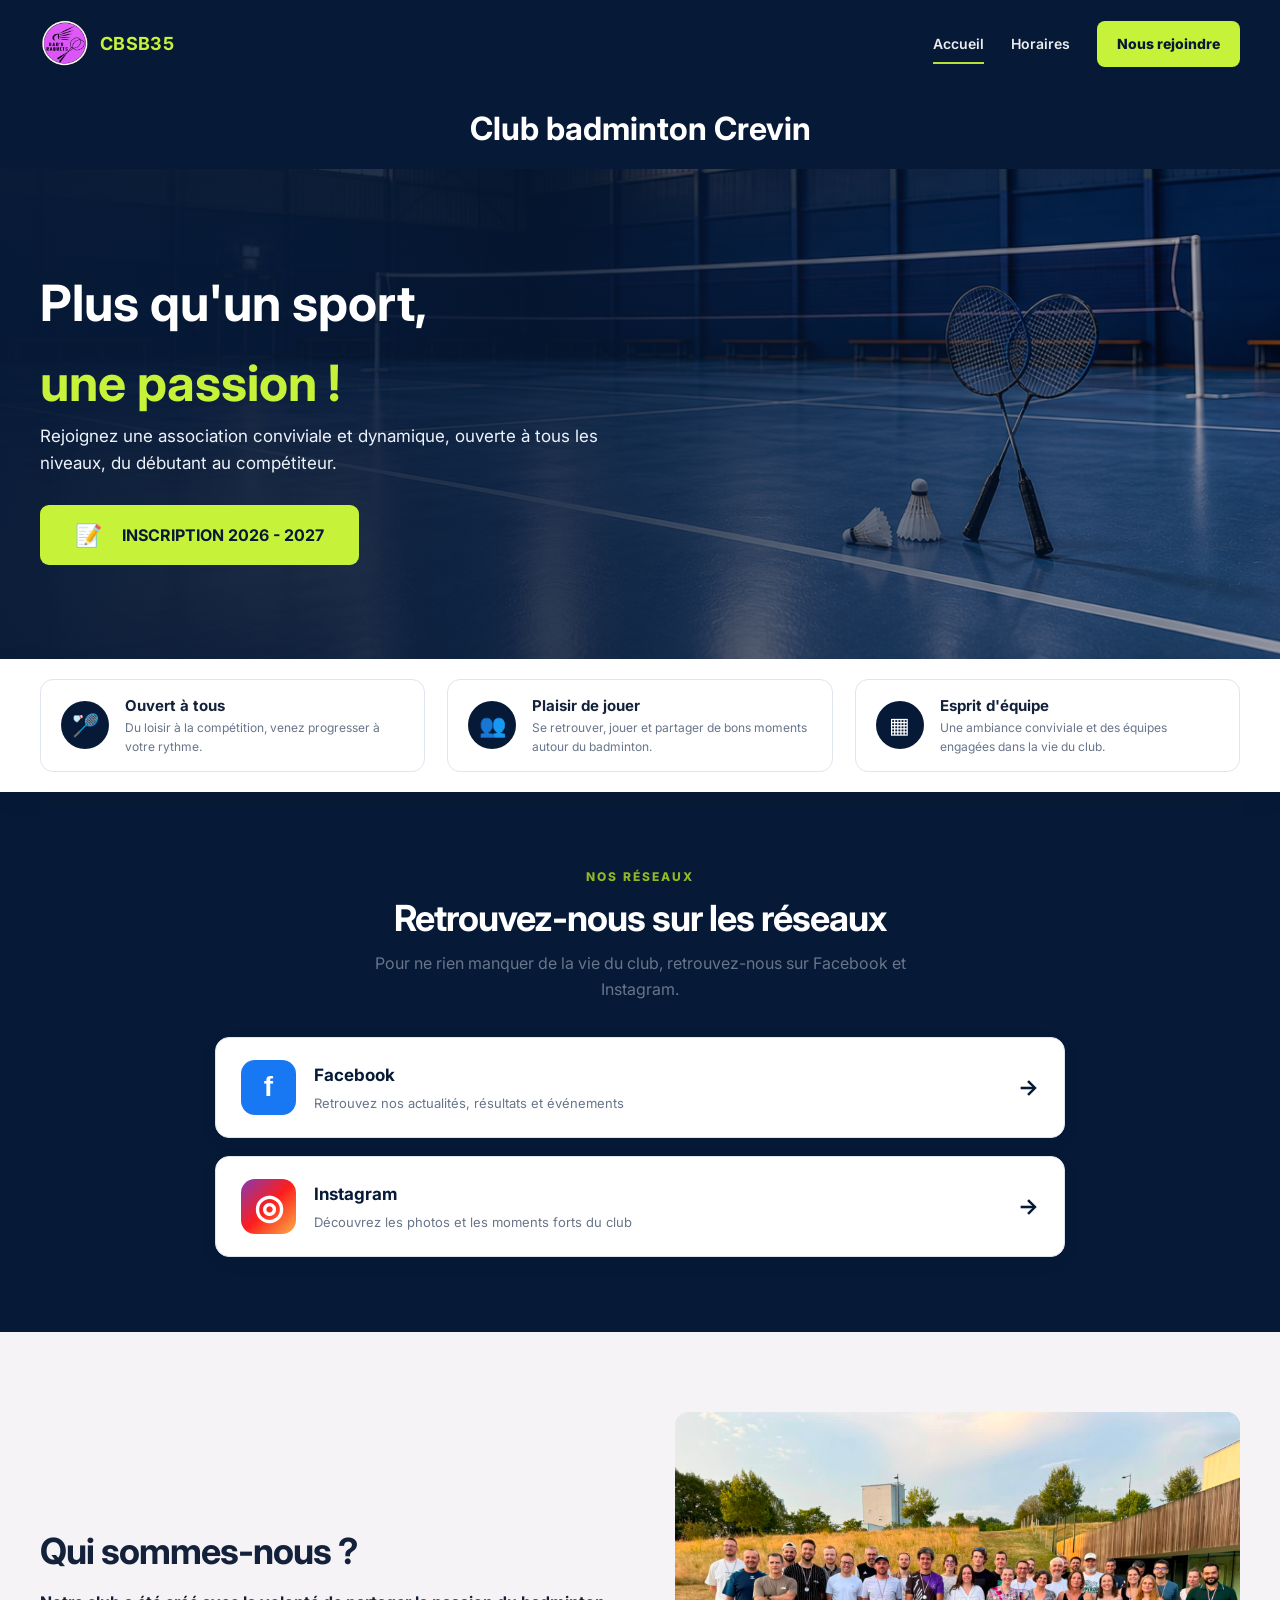
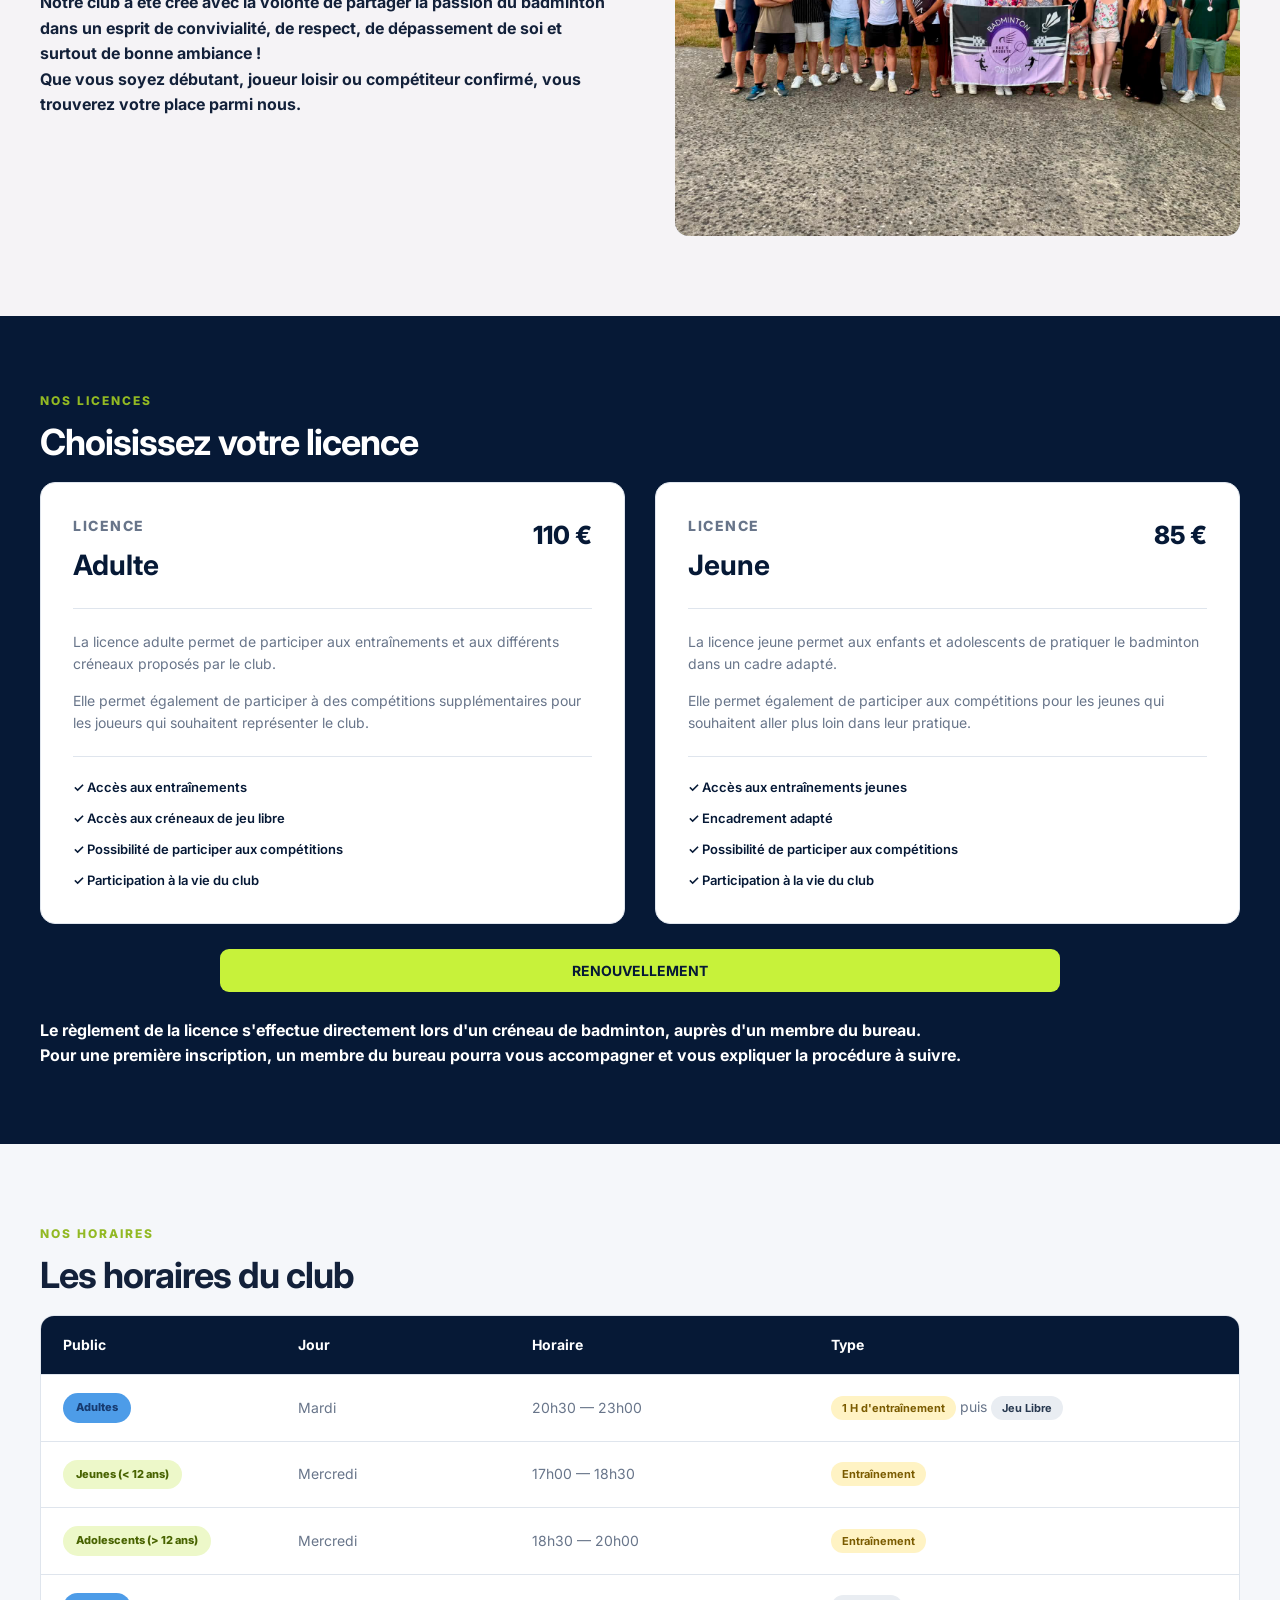
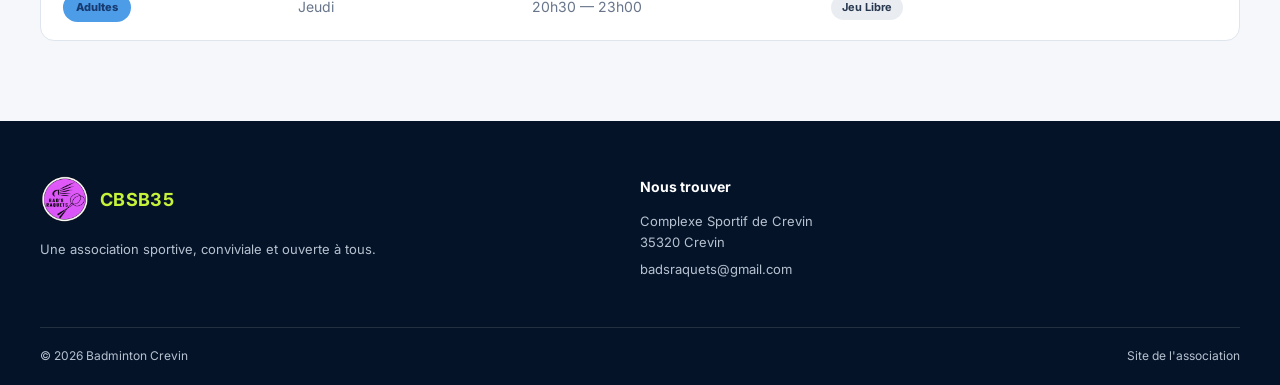
<file: index.html>
<!DOCTYPE html>
<html lang="fr">
<head>
  <meta charset="UTF-8">
  <meta name="viewport" content="width=device-width, initial-scale=1.0">
  <meta name="description" content="Découvrez le Badminton Club de Crevin : entraînements, jeu libre, compétitions et vie associative à Crevin. Rejoignez un club convivial ouvert à tous les niveaux.">
  <title>Badminton Club de Crevin</title>
  <link rel="preconnect" href="https://fonts.googleapis.com">
  <link rel="preconnect" href="https://fonts.gstatic.com" crossorigin>
  <link href="https://fonts.googleapis.com/css2?family=Inter:wght@400;500;600;700;800&display=swap" rel="stylesheet">
  <link rel="stylesheet" href="assets/css/style.css">
</head>
<body>
<header class="site-header">
  <div class="container nav-wrap">
    <a class="brand" href="index.html" aria-label="Accueil">
      <img src="./assets/images/logo.png" width="50" alt="Logo badminton crevin">
      <span><strong>CBSB35</strong></span>
    </a>

    <button class="menu-toggle" aria-label="Ouvrir le menu" aria-expanded="false">
      <span></span><span></span><span></span>
    </button>

    <nav class="main-nav">
      <a class="active" href="index.html">Accueil</a>
      <!-- <a href="club.html">Le club</a> -->
      <a href="#creneaux">Horaires</a>
      <!-- <a href="actualites.html">Actualités</a> -->
      <!-- <a href="equipes.html">Équipes</a>
      <a href="photos.html">Photos</a>
      <a href="contact.html">Contact</a> -->
      <a class="nav-cta" href="#inscription">Nous rejoindre</a>
    </nav>
  </div>
</header>

<main>
   <div class="club-title-container">
    <h1 class="club-title">Club badminton Crevin</h1>
</div>
  <section class="hero">
    <div class="hero-overlay"></div>
    <div class="container hero-content">
      <div class="hero-copy">

          <h2 class="grand_h2">
              Plus qu'un sport,
          </h2>

          <h2 class="grand_h2_green"><strong>une passion !</strong>
          </h2>
          
        <p class="hero-text">Rejoignez une association conviviale et dynamique, ouverte à tous les niveaux, du débutant au compétiteur.</p>
        <div class="hero-actions">
          <div class="hero-actions">
            <a class="btn btn-primary inscription-btn" href="#inscription"> <span class="inscription-icon">📝</span>INSCRIPTION 2026 - 2027</a>
          </div>
        </div>
      </div>
    </div>
  </section>

  <section class="feature-strip">
    <div class="container feature-grid">
      <article class="feature-card">
        <span class="feature-icon">🏸</span>
        <div><h3>Ouvert à tous</h3>
        <p>Du loisir à la compétition, venez progresser à votre rythme.</p></div>
      </article>
      <article class="feature-card">
        <span class="feature-icon">👥</span>
        
        <div><h3>Plaisir de jouer</h3>
        <p>Se retrouver, jouer et partager de bons moments autour du badminton.</p></div>
      </article>
      <article class="feature-card">
        <span class="feature-icon">▦</span>
        <div><h3>Esprit d'équipe</h3>
        <p>Une ambiance conviviale et des équipes engagées dans la vie du club.</p></div>
      </article>
    </div>
  </section>


    <!-- RÉSEAUX SOCIAUX -->

    <section class="section section-light">

        <div class="container">

            <div class="social-page">

                <p class="eyebrow dark">NOS RÉSEAUX</p>

                <h2>Retrouvez-nous sur les réseaux</h2>

                <p class="social-intro">
                    Pour ne rien manquer de la vie du club, retrouvez-nous
                    sur Facebook et Instagram.
                </p>


                <div class="social-links">

                    <!-- FACEBOOK -->

                    <a
                        class="social-card"
                        href="https://www.facebook.com/Bad.club.crevin/?locale=fr_FR"
                        target="_blank"
                        rel="noopener noreferrer"
                    >

                        <div class="social-icon facebook-icon">
                            f
                        </div>

                        <div class="social-content">

                            <strong>Facebook</strong>

                            <span>
                                Retrouvez nos actualités,
                                résultats et événements
                            </span>

                        </div>

                        <span class="social-arrow">→</span>

                    </a>


                    <!-- INSTAGRAM -->

                    <a
                        class="social-card"
                        href="https://www.instagram.com/badminton_crevin/"
                        target="_blank"
                        rel="noopener noreferrer"
                    >

                        <div class="social-icon instagram-icon">
                            ◎
                        </div>

                        <div class="social-content">

                            <strong>Instagram</strong>

                            <span>
                                Découvrez les photos et les moments
                                forts du club
                            </span>

                        </div>

                        <span class="social-arrow">→</span>

                    </a>

                </div>

            </div>

        </div>

    </section>


  <section class="section section-gray">
    <div class="container split">
      <div class="split-copy">
        <!-- <p class="eyebrow dark">LE CLUB</p> -->
        <h2>Qui sommes-nous ?</h2>
        <h4>Notre club a été créé avec la volonté de partager la passion du badminton dans un esprit de convivialité, de respect, de dépassement de soi et surtout de bonne ambiance !</h4>
        <h4>Que vous soyez débutant, joueur loisir ou compétiteur confirmé, vous trouverez votre place parmi nous.</h4>
        <!-- <a class="btn btn-dark" href="club.html">En savoir plus</a> -->
      </div>
      <div class="image-placeholder photo-club">
        <img src="./assets/images/AG.jpg" alt="AG badminton crevin">
      </div>
    </div>
  </section>


<!-- 
<section class="page-hero">
    <div class="container">

      <p class="eyebrow">REJOIGNEZ-NOUS</p>

      <h1>Inscription</h1>

      <p>
        Envie de découvrir le badminton ou de rejoindre notre club ?
        Découvrez les différentes possibilités d'inscription.
      </p>

    </div>
  </section> -->


  <!-- PRESENTATION -->

  <section id="inscription" class="section section-light">

    <div class="container">

      <div class="section-heading">
        <div>
          <p class="eyebrow dark">NOS LICENCES</p>

          <h2>Choisissez votre licence</h2>
          
        </div>
      </div>


      

<!-- =========================================================
     LICENCES
     ========================================================= -->


        <!-- CARTES -->

        <div class="cards-2">


            <!-- LICENCE ADULTE -->

            <article class="info-card license-card">

                <div class="license-header">

                    <div>
                        <p class="license-label">LICENCE</p>

                        <h3>Adulte</h3>
                    </div>

                    <div class="license-price">
                        110 €
                    </div>

                </div>


                <p>
                    La licence adulte permet de participer aux
                    entraînements et aux différents créneaux
                    proposés par le club.
                </p>

                <p>
                    Elle permet également de participer à des
                    compétitions supplémentaires pour les joueurs
                    qui souhaitent représenter le club.
                </p>


                <ul class="inscription-list">

                    <li>✓ Accès aux entraînements</li>

                    <li>✓ Accès aux créneaux de jeu libre</li>

                    <li>✓ Possibilité de participer aux compétitions</li>

                    <li>✓ Participation à la vie du club</li>

                </ul>

            </article>


            <!-- LICENCE JEUNE -->

            <article class="info-card license-card">

                <div class="license-header">

                    <div>
                        <p class="license-label">LICENCE</p>

                        <h3>Jeune</h3>
                    </div>

                    <div class="license-price">
                        85 €
                    </div>

                </div>


                <p>
                    La licence jeune permet aux enfants et adolescents
                    de pratiquer le badminton dans un cadre adapté.
                </p>

                <p>
                    Elle permet également de participer aux
                    compétitions pour les jeunes qui souhaitent
                    aller plus loin dans leur pratique.
                </p>


                <ul class="inscription-list">

                    <li>✓ Accès aux entraînements jeunes</li>

                    <li>✓ Encadrement adapté</li>

                    <li>✓ Possibilité de participer aux compétitions</li>

                    <li>✓ Participation à la vie du club</li>

                </ul>

            </article>
            
            
           
            


        </div>
        <br>
        <a class="btn btn-primary renouvellement" href="https://myffbad.fr/connexion">RENOUVELLEMENT</a>
         <br>
            <p><b>Le règlement de la licence s'effectue directement lors d'un créneau de badminton, auprès d'un membre du bureau.<br>
              Pour une première inscription, un membre du bureau pourra vous accompagner et vous expliquer la procédure à suivre.</b></p>
            

    </div>


</section>
<!-- =========================================================
     CRÉNEAUX
     ========================================================= -->

<section id="creneaux" class="section soft-bg">

    <div class="container">

        <div class="section-heading">
            <div>
                <p class="eyebrow dark">NOS HORAIRES</p>
                <h2>Les horaires du club</h2>
            </div>
        </div>


        <div class="schedule-table">

            <!-- EN-TÊTE -->

            <div class="schedule-row header">

                <span>Public</span>
                <span>Jour</span>
                <span>Horaire</span>
                <span>Type</span>

            </div>


            <!-- ADULTES - MARDI -->

            <div class="schedule-row">

                <span data-label="Public">
                    <span class="public-badge badge-adultes">
                        Adultes
                    </span>
                </span>

                <span data-label="Jour">
                    Mardi
                </span>

                <span data-label="Horaire">
                    20h30 — 23h00
                </span>

                <span data-label="Type">
                  <span class="tag tag-yellow">
                      1 H d'entraînement
                  </span>

                  <span>puis</span>

                  <span class="tag tag-gray">
                      Jeu Libre
                </span>
</span>
                
            </div>

            <!-- JEUNES - MERCREDI -->

            <div class="schedule-row">

                <span data-label="Public">
                    <span class="public-badge badge-jeunes">
                        Jeunes (&lt; 12 ans)
                    </span>
                </span>

                <span data-label="Jour">
                    Mercredi
                </span>

                <span data-label="Horaire">
                    17h00 — 18h30
                </span>

                <span data-label="Type">
                    <span class="tag tag-yellow">
                    Entraînement
                  </span>
                </span>

            </div>


            <!-- ADOLESCENTS - MERCREDI -->

            <div class="schedule-row">

                <span data-label="Public">
                    <span class="public-badge badge-jeunes">
                        Adolescents (&gt; 12 ans)
                    </span>
                </span>

                <span data-label="Jour">
                    Mercredi
                </span>

                <span data-label="Horaire">
                    18h30 — 20h00
                </span>

                <span data-label="Type">
                    <span class="tag tag-yellow">
                    Entraînement
                  </span>
                </span>
                

            </div>

            <!-- ADULTES - JEUDI -->

            <div class="schedule-row">

                <span data-label="Public">
                    <span class="public-badge badge-adultes">
                        Adultes
                    </span>
                </span>

                <span data-label="Jour">
                    Jeudi
                </span>

                <span data-label="Horaire">
                    20h30 — 23h00
                </span>

                <span data-label="Type">
                    <span class="tag tag-gray">
                    Jeu Libre
                  </span>
                </span>

            </div>



        </div>

    </div>

</section>


  <!-- <section class="section schedule-preview">
    <div class="container">
      <div class="section-heading light-heading">
        <div><p class="eyebrow">PROCHAINS CRÉNEAUX</p><h2>À vos raquettes !</h2></div>
        <a class="text-link" href="creneaux.html">Voir tous les créneaux →</a>
      </div>
      <div class="schedule-home-grid">
        <article class="schedule-card"><span>📅</span><div><strong>Lundi</strong><small>19h00 — 21h00</small><small>Jeu libre</small></div></article>
        <article class="schedule-card"><span>📅</span><div><strong>Mercredi</strong><small>18h30 — 20h30</small><small>Entraînement</small></div></article>
        <article class="schedule-card"><span>📅</span><div><strong>Vendredi</strong><small>20h00 — 22h00</small><small>Jeu libre</small></div></article>
        <article class="schedule-card"><span>📅</span><div><strong>Dimanche</strong><small>10h00 — 12h00</small><small>Jeu libre</small></div></article>
      </div>
    </div>
  </section>

  <section class="section section-light">
    <div class="container cta-banner">
      <div><p class="eyebrow dark">PREMIÈRE FOIS ?</p><h2>Envie d'essayer ?</h2><p>Venez faire une séance d'essai gratuite et sans engagement.</p></div>
      <a class="btn btn-primary" href="contact.html">Nous contacter</a>
    </div>
  </section> -->


</main>

<footer class="footer">
  <div class="container footer-grid">
    <div><a class="brand footer-brand" href="index.html"><img src="./assets/images/logo.png" width="50" alt="Logo badminton crevi"><span><strong>CBSB35</strong></span></a><p>Une association sportive, conviviale et ouverte à tous.</p></div>
    <!-- -------------------------
    Navigation à rajouter pour après
    ------------------------- -->
    <!-- <div><h3>Navigation</h3><a href="club.html">Le club</a><a href="creneaux.html">Créneaux</a><a href="inscription.html">Inscription</a></div> -->
     
    <div><h3>Nous trouver</h3><a
    href="https://www.google.com/maps/search/?api=1&query=Complexe+Sportif+de+Crevin,+Crevin,+France"
    target="_blank"
    rel="noopener noreferrer"
>
    Complexe Sportif de Crevin<br>
    35320 Crevin
  </a>
  <a href="mailto:badsraquets@gmail.com">badsraquets@gmail.com</a></div>

  </div>
  <div class="container footer-bottom"><span>© 2026 Badminton Crevin</span><span>Site de l'association</span></div>
</footer>
<script src="assets/js/main.js"></script>
</body>
</html>
</file>
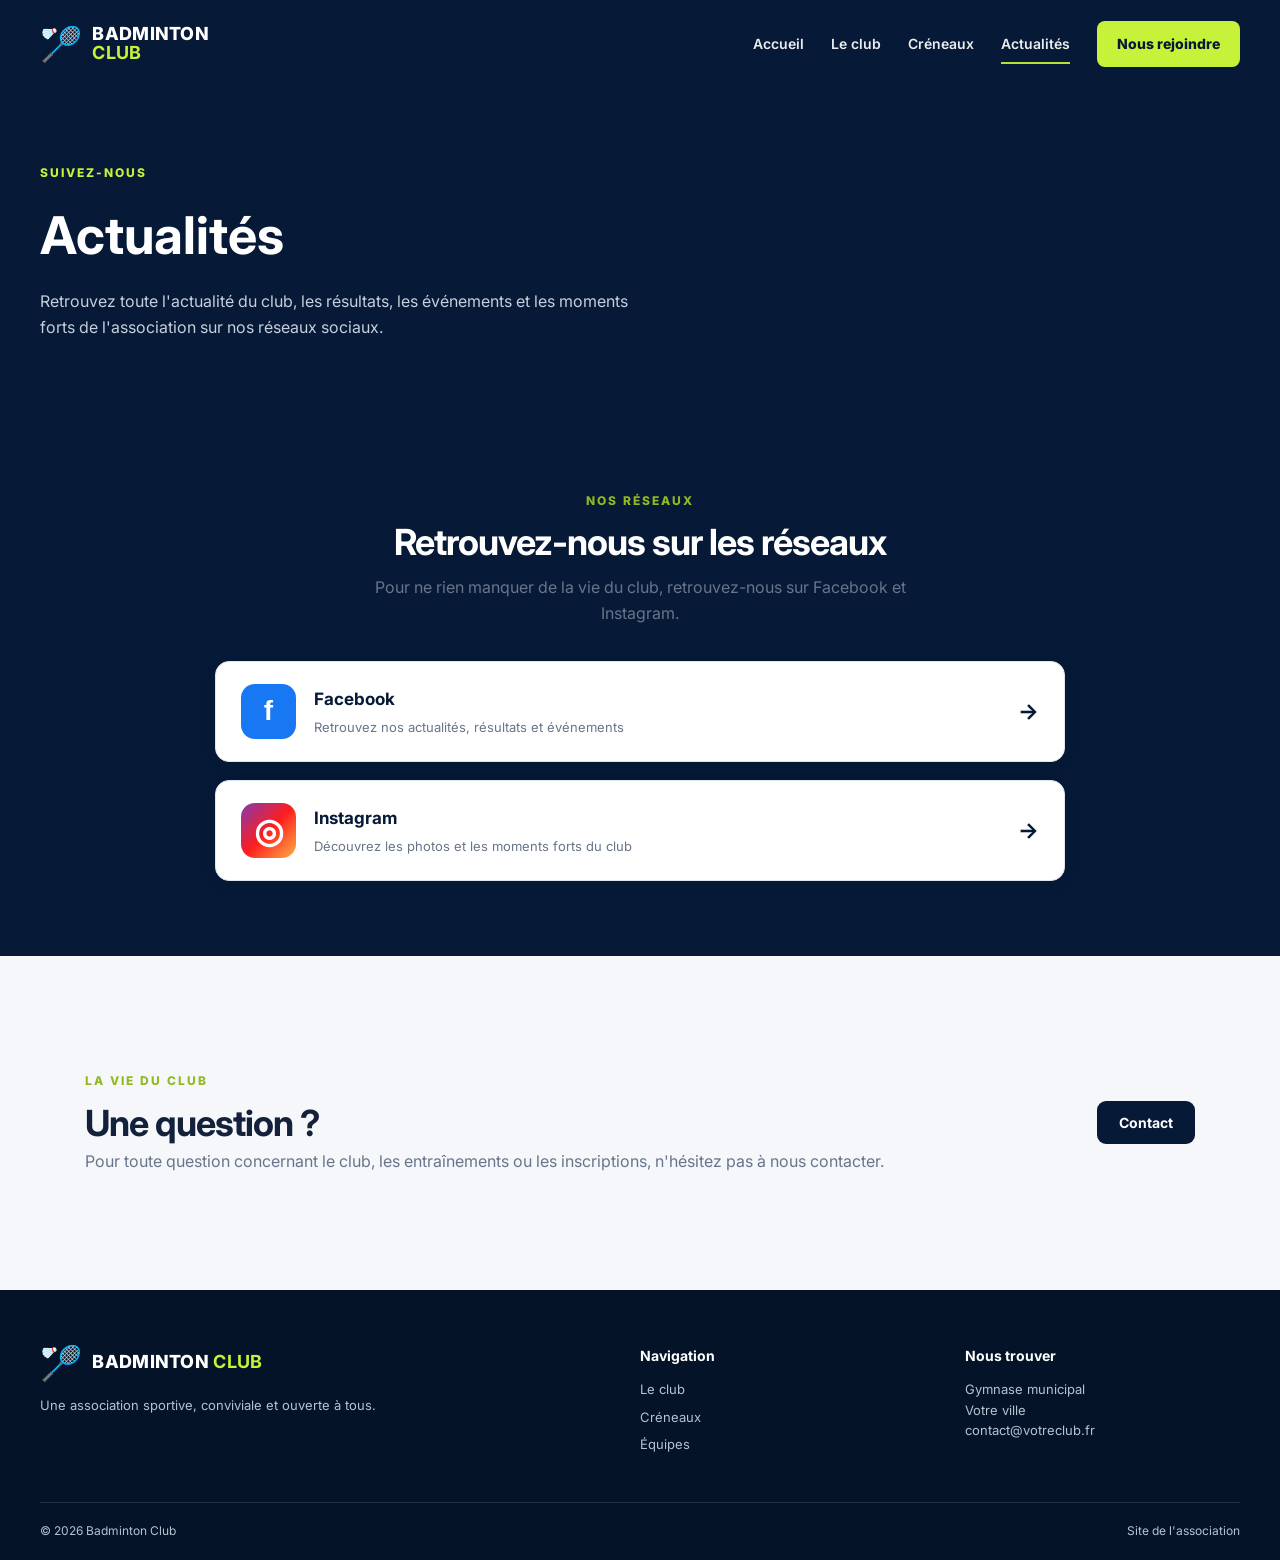
<file: actualites.html>
<!DOCTYPE html>
<html lang="fr"><head><meta charset="UTF-8"><meta name="viewport" content="width=device-width, initial-scale=1.0">
<title>Actualités — Badminton Club</title>
<link rel="preconnect" href="https://fonts.googleapis.com"><link rel="preconnect" href="https://fonts.gstatic.com" crossorigin>
<link href="https://fonts.googleapis.com/css2?family=Inter:wght@400;500;600;700;800&display=swap" rel="stylesheet">
<link rel="stylesheet" href="assets/css/style.css"></head><body>
<header class="site-header"><div class="container nav-wrap">
<a class="brand" href="index.html"><span class="brand-icon">🏸</span><span>BADMINTON<br><strong>CLUB</strong></span></a>
<button class="menu-toggle" aria-label="Ouvrir le menu" aria-expanded="false"><span></span><span></span><span></span></button>
  <nav class="main-nav">
      <a href="index.html">Accueil</a>
      <a href="club.html">Le club</a>
      <a href="creneaux.html">Créneaux</a>
      <a class="active" href="actualites.html">Actualités</a>
      <!-- <a href="equipes.html">Équipes</a>
      <a href="photos.html">Photos</a>
      <a href="contact.html">Contact</a> -->
      <a class="nav-cta" href="inscription.html">Nous rejoindre</a>
    </nav>

</div></header>

<main>

    <!-- EN-TÊTE -->

    <section class="page-hero">
        <div class="container">

            <p class="eyebrow">SUIVEZ-NOUS</p>

            <h1>Actualités</h1>

            <p>
                Retrouvez toute l'actualité du club, les résultats,
                les événements et les moments forts de l'association
                sur nos réseaux sociaux.
            </p>

        </div>
    </section>


    <!-- RÉSEAUX SOCIAUX -->

    <section class="section section-light">

        <div class="container">

            <div class="social-page">

                <p class="eyebrow dark">NOS RÉSEAUX</p>

                <h2>Retrouvez-nous sur les réseaux</h2>

                <p class="social-intro">
                    Pour ne rien manquer de la vie du club, retrouvez-nous
                    sur Facebook et Instagram.
                </p>


                <div class="social-links">

                    <!-- FACEBOOK -->

                    <a
                        class="social-card"
                        href="https://www.facebook.com/Bad.club.crevin/?locale=fr_FR"
                        target="_blank"
                        rel="noopener noreferrer"
                    >

                        <div class="social-icon facebook-icon">
                            f
                        </div>

                        <div class="social-content">

                            <strong>Facebook</strong>

                            <span>
                                Retrouvez nos actualités,
                                résultats et événements
                            </span>

                        </div>

                        <span class="social-arrow">→</span>

                    </a>


                    <!-- INSTAGRAM -->

                    <a
                        class="social-card"
                        href="https://www.instagram.com/badminton_crevin/"
                        target="_blank"
                        rel="noopener noreferrer"
                    >

                        <div class="social-icon instagram-icon">
                            ◎
                        </div>

                        <div class="social-content">

                            <strong>Instagram</strong>

                            <span>
                                Découvrez les photos et les moments
                                forts du club
                            </span>

                        </div>

                        <span class="social-arrow">→</span>

                    </a>

                </div>

            </div>

        </div>

    </section>


    <!-- PETIT BANDEAU -->

    <section class="section soft-bg">

        <div class="container">

            <div class="cta-banner">

                <div>

                    <p class="eyebrow dark">LA VIE DU CLUB</p>

                    <h2>Une question ?</h2>

                    <p>
                        Pour toute question concernant le club,
                        les entraînements ou les inscriptions,
                        n'hésitez pas à nous contacter.
                    </p>

                </div>

                <a class="btn btn-dark" href="mailto:badsraquets@gmail.com">
                    Contact
                </a>
            </div>

        </div>

    </section>

</main>




<footer class="footer"><div class="container footer-grid">
<div><a class="brand footer-brand" href="index.html"><span class="brand-icon">🏸</span><span>BADMINTON <strong>CLUB</strong></span></a><p>Une association sportive, conviviale et ouverte à tous.</p></div>
<div><h3>Navigation</h3><a href="club.html">Le club</a><a href="creneaux.html">Créneaux</a><a href="equipes.html">Équipes</a></div>
<div><h3>Nous trouver</h3><p>Gymnase municipal<br>Votre ville</p><p>contact@votreclub.fr</p></div>
</div><div class="container footer-bottom"><span>© 2026 Badminton Club</span><span>Site de l'association</span></div></footer>
<script src="assets/js/main.js"></script></body></html>
</file>
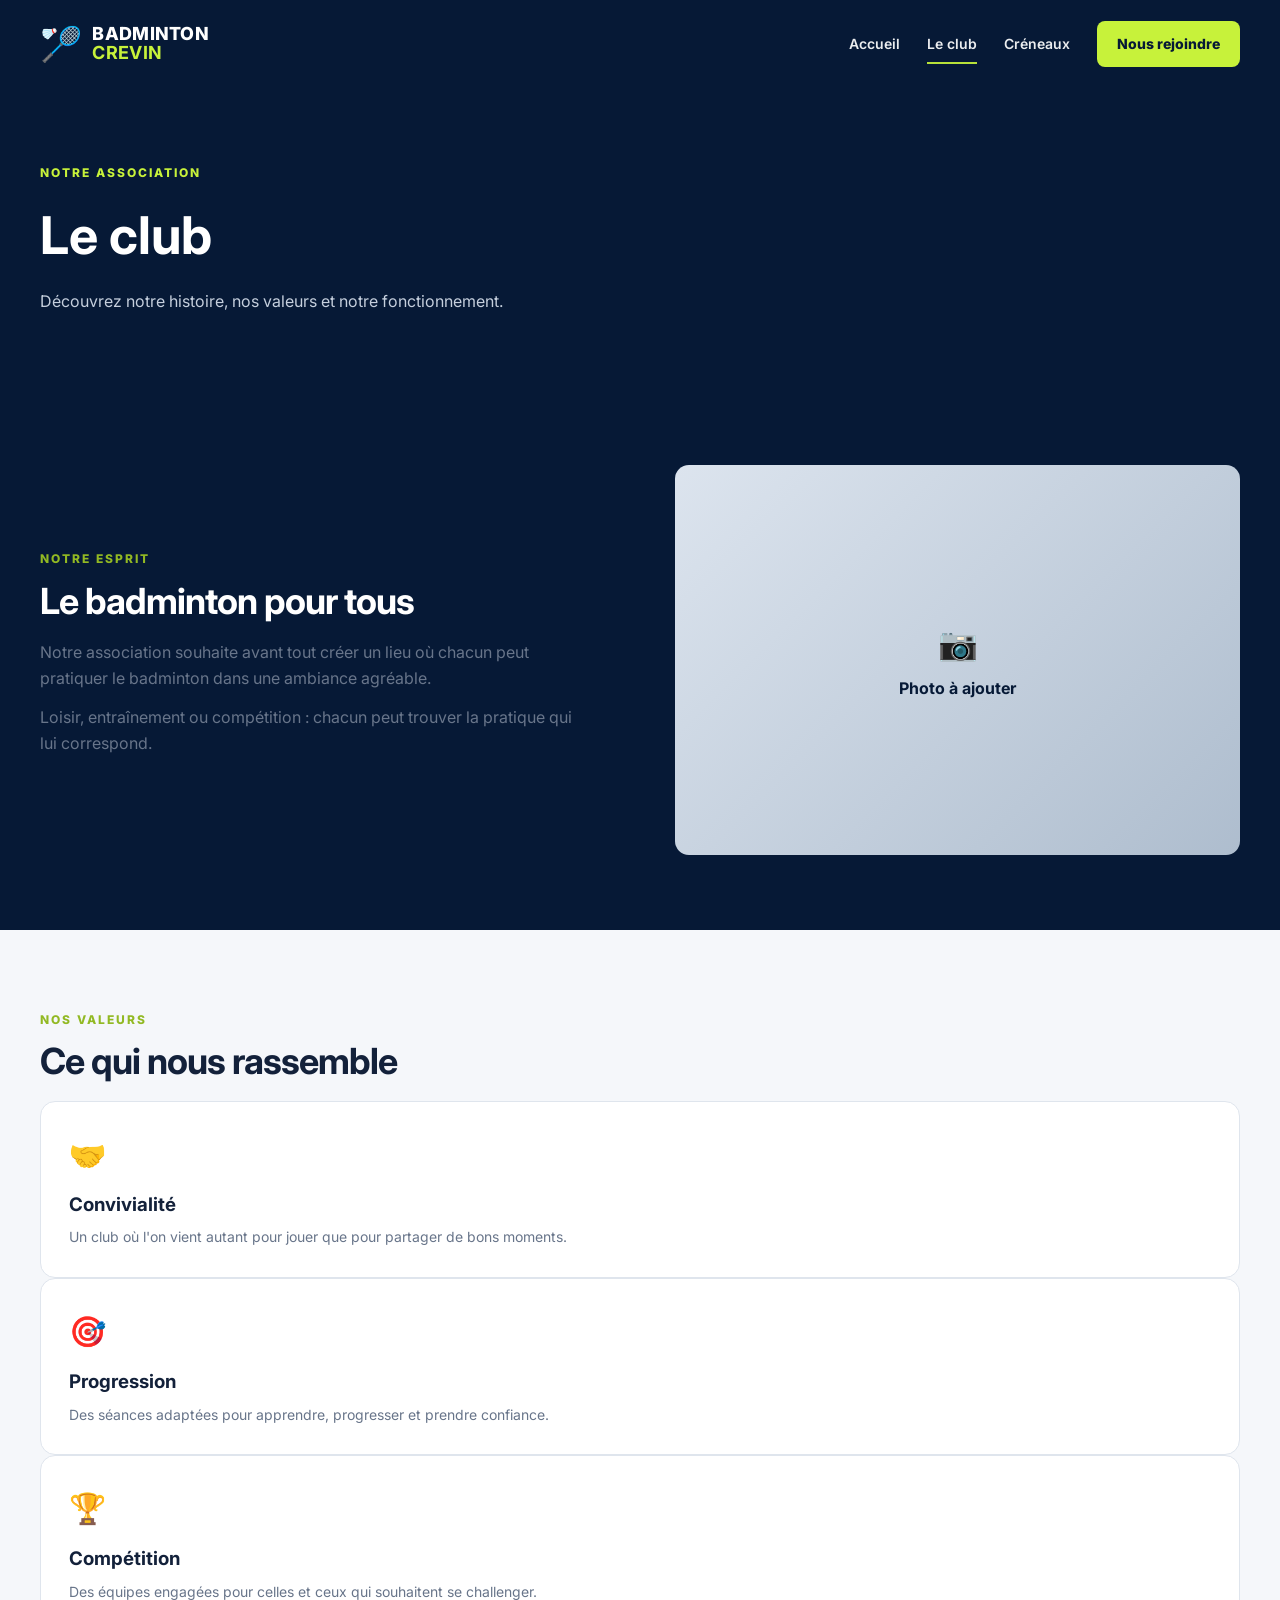
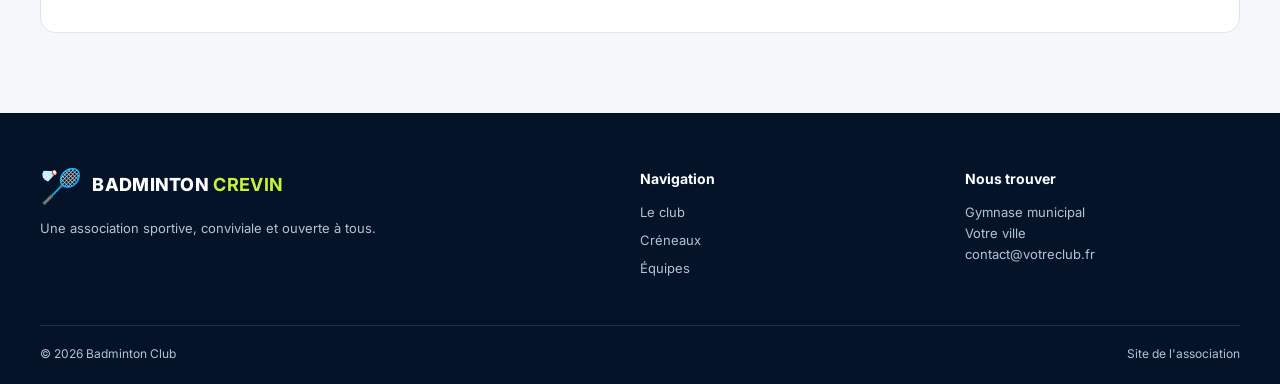
<file: club.html>
<!DOCTYPE html>
<html lang="fr"><head><meta charset="UTF-8"><meta name="viewport" content="width=device-width, initial-scale=1.0">
<title>Le club — Badminton Club</title>
<link rel="preconnect" href="https://fonts.googleapis.com"><link rel="preconnect" href="https://fonts.gstatic.com" crossorigin>
<link href="https://fonts.googleapis.com/css2?family=Inter:wght@400;500;600;700;800&display=swap" rel="stylesheet">
<link rel="stylesheet" href="assets/css/style.css"></head><body>
<header class="site-header"><div class="container nav-wrap">
<a class="brand" href="index.html"><span class="brand-icon">🏸</span><span>BADMINTON<br><strong>CREVIN</strong></span></a>
<button class="menu-toggle" aria-label="Ouvrir le menu" aria-expanded="false"><span></span><span></span><span></span></button>
 <nav class="main-nav">
      <a  href="index.html">Accueil</a>
      <a class="active" href="club.html">Le club</a>
      <a href="creneaux.html">Créneaux</a>
      <!-- <a href="actualites.html">Actualités</a> -->
      <!-- <a href="equipes.html">Équipes</a>
      <a href="photos.html">Photos</a>
      <a href="contact.html">Contact</a> -->
      <a class="nav-cta" href="inscription.html">Nous rejoindre</a>
</nav>
</div></header>


<main>
<section class="page-hero"><div class="container"><p class="eyebrow">NOTRE ASSOCIATION</p><h1>Le club</h1><p>Découvrez notre histoire, nos valeurs et notre fonctionnement.</p></div></section>
<section class="section section-light"><div class="container split">
<div class="split-copy"><p class="eyebrow dark">NOTRE ESPRIT</p><h2>Le badminton pour tous</h2><p>Notre association souhaite avant tout créer un lieu où chacun peut pratiquer le badminton dans une ambiance agréable.</p><p>Loisir, entraînement ou compétition : chacun peut trouver la pratique qui lui correspond.</p></div>
<div class="image-placeholder tall"><div><span>📷</span><p>Photo à ajouter</p></div></div>
</div></section>
<section class="section soft-bg"><div class="container"><div class="section-heading"><div><p class="eyebrow dark">NOS VALEURS</p><h2>Ce qui nous rassemble</h2></div></div>
<div class="cards-3"><article class="info-card"><span>🤝</span><h3>Convivialité</h3><p>Un club où l'on vient autant pour jouer que pour partager de bons moments.</p></article><article class="info-card"><span>🎯</span><h3>Progression</h3><p>Des séances adaptées pour apprendre, progresser et prendre confiance.</p></article><article class="info-card"><span>🏆</span><h3>Compétition</h3><p>Des équipes engagées pour celles et ceux qui souhaitent se challenger.</p></article></div>
</div></section></main>
<footer class="footer"><div class="container footer-grid">
<div><a class="brand footer-brand" href="index.html"><span class="brand-icon">🏸</span><span>BADMINTON <strong>CREVIN</strong></span></a><p>Une association sportive, conviviale et ouverte à tous.</p></div>
<div><h3>Navigation</h3><a href="club.html">Le club</a><a href="creneaux.html">Créneaux</a><a href="equipes.html">Équipes</a></div>
<div><h3>Nous trouver</h3><p>Gymnase municipal<br>Votre ville</p><p>contact@votreclub.fr</p></div>
</div><div class="container footer-bottom"><span>© 2026 Badminton Club</span><span>Site de l'association</span></div></footer>
<script src="assets/js/main.js"></script></body></html>
</file>
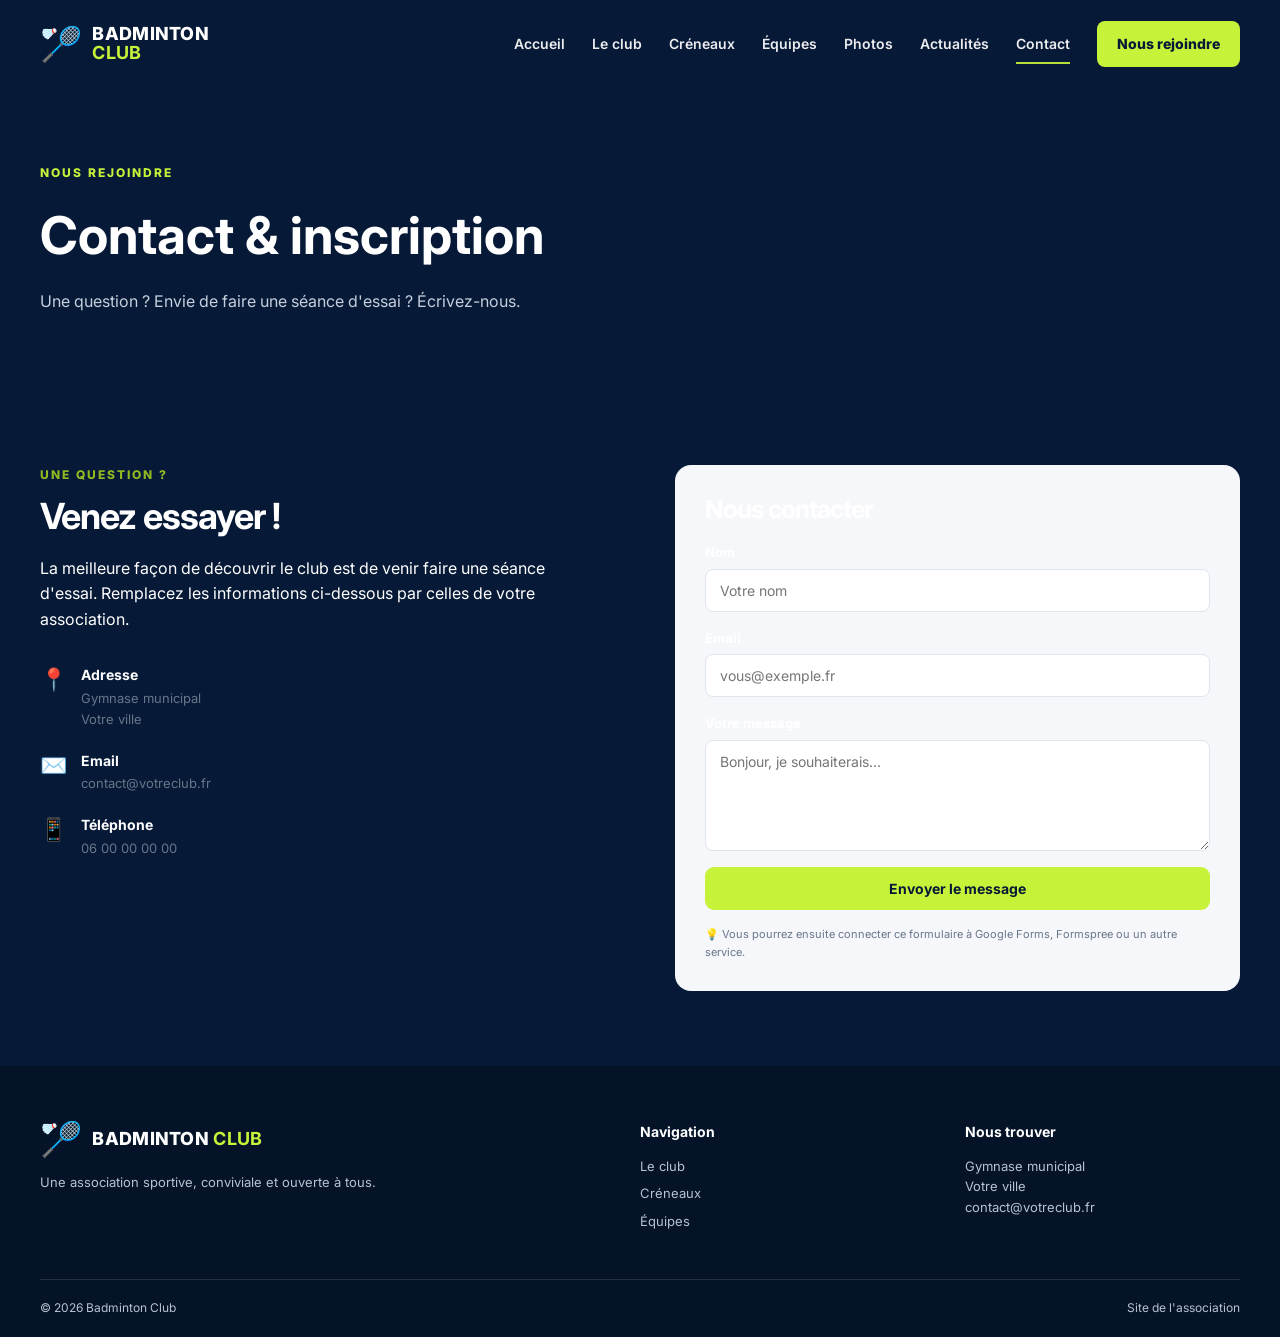
<file: contact.html>
<!DOCTYPE html>
<html lang="fr"><head><meta charset="UTF-8"><meta name="viewport" content="width=device-width, initial-scale=1.0">
<title>Contact — Badminton Club</title>
<link rel="preconnect" href="https://fonts.googleapis.com"><link rel="preconnect" href="https://fonts.gstatic.com" crossorigin>
<link href="https://fonts.googleapis.com/css2?family=Inter:wght@400;500;600;700;800&display=swap" rel="stylesheet">
<link rel="stylesheet" href="assets/css/style.css"></head><body>
<header class="site-header"><div class="container nav-wrap">
<a class="brand" href="index.html"><span class="brand-icon">🏸</span><span>BADMINTON<br><strong>CLUB</strong></span></a>
<button class="menu-toggle" aria-label="Ouvrir le menu" aria-expanded="false"><span></span><span></span><span></span></button>
<nav class="main-nav"><a class="" href="index.html">Accueil</a><a class="" href="club.html">Le club</a><a class="" href="creneaux.html">Créneaux</a><a class="" href="equipes.html">Équipes</a><a class="" href="photos.html">Photos</a><a class="" href="actualites.html">Actualités</a><a class="active" href="contact.html">Contact</a><a class="nav-cta" href="contact.html">Nous rejoindre</a></nav>
</div></header>
<main>
<section class="page-hero"><div class="container"><p class="eyebrow">NOUS REJOINDRE</p><h1>Contact & inscription</h1><p>Une question ? Envie de faire une séance d'essai ? Écrivez-nous.</p></div></section>
<section class="section section-light"><div class="container contact-grid">
<div><p class="eyebrow dark">UNE QUESTION ?</p><h2>Venez essayer !</h2><p>La meilleure façon de découvrir le club est de venir faire une séance d'essai. Remplacez les informations ci-dessous par celles de votre association.</p>
<div class="contact-list"><div><span>📍</span><div><strong>Adresse</strong><p>Gymnase municipal<br>Votre ville</p></div></div><div><span>✉️</span><div><strong>Email</strong><p>contact@votreclub.fr</p></div></div><div><span>📱</span><div><strong>Téléphone</strong><p>06 00 00 00 00</p></div></div></div></div>
<div class="form-card"><h2>Nous contacter</h2><form onsubmit="return false;"><label>Nom<input type="text" placeholder="Votre nom"></label><label>Email<input type="email" placeholder="vous@exemple.fr"></label><label>Votre message<textarea rows="5" placeholder="Bonjour, je souhaiterais..."></textarea></label><button class="btn btn-primary" type="submit">Envoyer le message</button><p class="form-help">💡 Vous pourrez ensuite connecter ce formulaire à Google Forms, Formspree ou un autre service.</p></form></div>
</div></section></main>
<footer class="footer"><div class="container footer-grid">
<div><a class="brand footer-brand" href="index.html"><span class="brand-icon">🏸</span><span>BADMINTON <strong>CLUB</strong></span></a><p>Une association sportive, conviviale et ouverte à tous.</p></div>
<div><h3>Navigation</h3><a href="club.html">Le club</a><a href="creneaux.html">Créneaux</a><a href="equipes.html">Équipes</a></div>
<div><h3>Nous trouver</h3><p>Gymnase municipal<br>Votre ville</p><p>contact@votreclub.fr</p></div>
</div><div class="container footer-bottom"><span>© 2026 Badminton Club</span><span>Site de l'association</span></div></footer>
<script src="assets/js/main.js"></script></body></html>
</file>
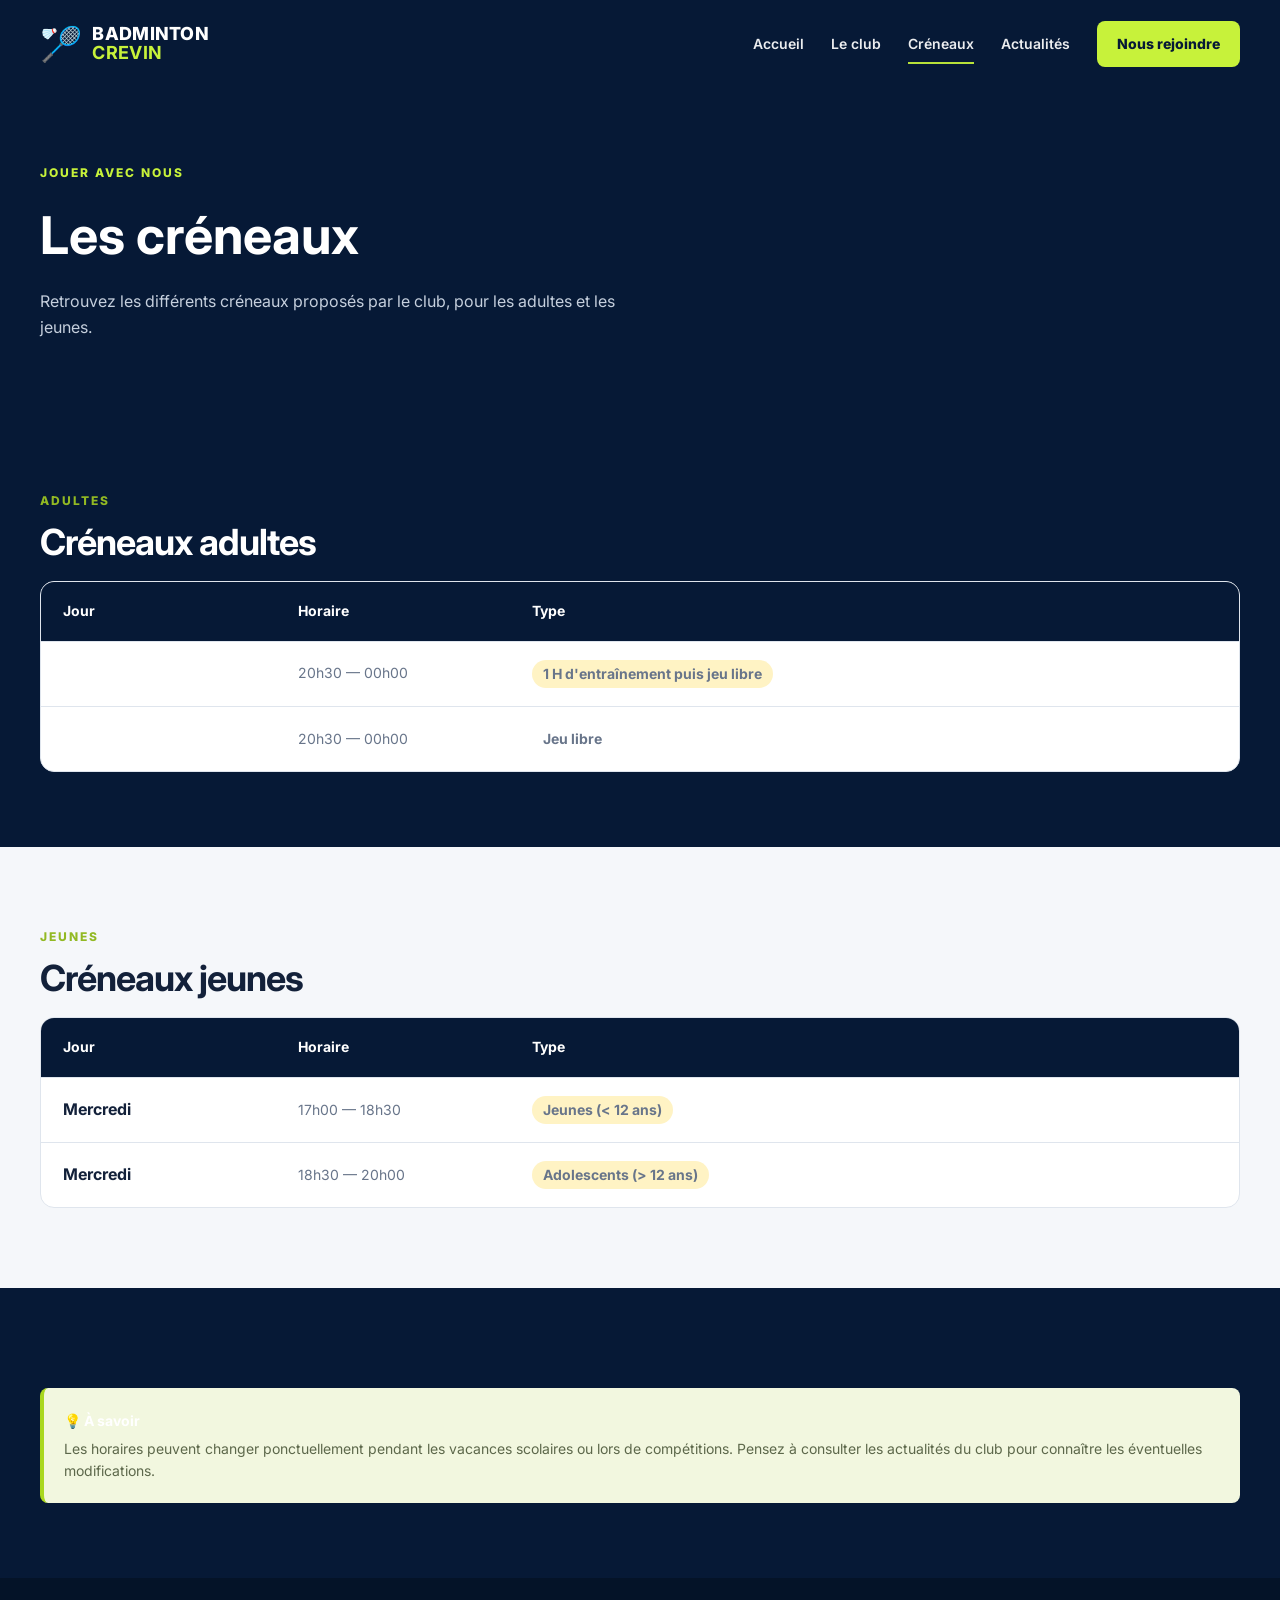
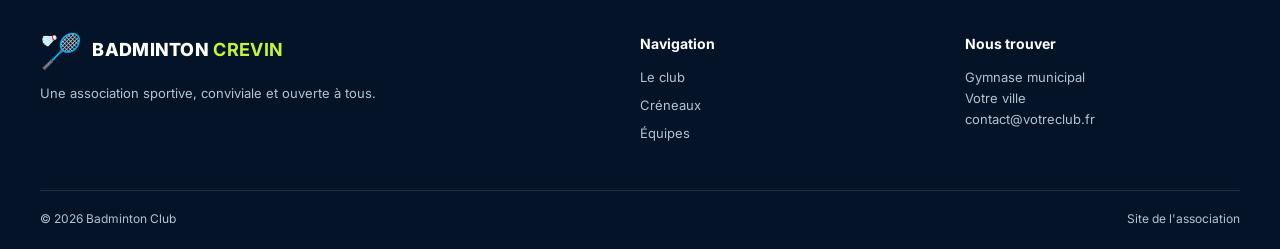
<file: creneaux.html>
<!DOCTYPE html>
<html lang="fr"><head><meta charset="UTF-8"><meta name="viewport" content="width=device-width, initial-scale=1.0">
<title>Créneaux — Badminton Club</title>
<link rel="preconnect" href="https://fonts.googleapis.com"><link rel="preconnect" href="https://fonts.gstatic.com" crossorigin>
<link href="https://fonts.googleapis.com/css2?family=Inter:wght@400;500;600;700;800&display=swap" rel="stylesheet">
<link rel="stylesheet" href="assets/css/style.css"></head><body>
<header class="site-header"><div class="container nav-wrap">
<a class="brand" href="index.html"><span class="brand-icon">🏸</span><span>BADMINTON<br><strong>CREVIN</strong></span></a>
<button class="menu-toggle" aria-label="Ouvrir le menu" aria-expanded="false"><span></span><span></span><span></span></button>
  <nav class="main-nav">
      <a href="index.html">Accueil</a>
      <a href="club.html">Le club</a>
      <a class="active" href="creneaux.html">Créneaux</a>
      <a href="actualites.html">Actualités</a>
      <!-- <a href="equipes.html">Équipes</a>
      <a href="photos.html">Photos</a>
      <a href="contact.html">Contact</a> -->
      <a class="nav-cta" href="inscription.html">Nous rejoindre</a>
    </nav>
</div></header>
<main>

  <!-- EN-TÊTE DE LA PAGE -->

  <section class="page-hero">
    <div class="container">

      <p class="eyebrow">JOUER AVEC NOUS</p>

      <h1>Les créneaux</h1>

      <p>
        Retrouvez les différents créneaux proposés par le club,
        pour les adultes et les jeunes.
      </p>

    </div>
  </section>


  <!-- CRÉNEAUX ADULTES -->

  <section class="section section-light">

    <div class="container">

      <div class="section-heading">
        <div>
          <p class="eyebrow dark">ADULTES</p>
          <h2>Créneaux adultes</h2>
        </div>
      </div>

      <div class="schedule-table">

        <div class="schedule-row header">
          <span>Jour</span>
          <span>Horaire</span>
          <span>Type</span>
        </div>

        <div class="schedule-row">
          <strong>Mardi</strong>
          <span>20h30 — 00h00</span>
          <span class="tag tag-green">1 H d'entraînement puis jeu libre</span>
        </div>

        <div class="schedule-row">
          <strong>Jeudi</strong>
          <span>20h30 — 00h00</span>
          <span class="tag">Jeu libre</span>
        </div>
      </div>

    </div>

  </section>


  <!-- CRÉNEAUX JEUNES -->

  <section class="section soft-bg">

    <div class="container">

      <div class="section-heading">
        <div>
          <p class="eyebrow dark">JEUNES</p>
          <h2>Créneaux jeunes</h2>
        </div>
      </div>

      <div class="schedule-table">

        <div class="schedule-row header">
          <span>Jour</span>
          <span>Horaire</span>
          <span>Type</span>
        </div>

        <div class="schedule-row">
          <strong>Mercredi</strong>
          <span>17h00 — 18h30</span>
          <span class="tag tag-green">Jeunes (< 12 ans)</span>
    </div>

    <div class="schedule-row">
        <strong>Mercredi</strong>
        <span>18h30 — 20h00</span>
        <span class="tag tag-green">Adolescents (> 12 ans)</span>
    </div>
        </div>

      </div>

    </div>

  </section>


  <!-- INFORMATIONS -->

  <section class="section section-light">

    <div class="container">

      <div class="notice">

        <strong>💡 À savoir</strong>

        <p>
          Les horaires peuvent changer ponctuellement pendant les vacances
          scolaires ou lors de compétitions. Pensez à consulter les
          actualités du club pour connaître les éventuelles modifications.
        </p>

      </div>

    </div>

  </section>

</main>



<footer class="footer"><div class="container footer-grid">
<div><a class="brand footer-brand" href="index.html"><span class="brand-icon">🏸</span><span>BADMINTON <strong>CREVIN</strong></span></a><p>Une association sportive, conviviale et ouverte à tous.</p></div>
<div><h3>Navigation</h3><a href="club.html">Le club</a><a href="creneaux.html">Créneaux</a><a href="equipes.html">Équipes</a></div>
<div><h3>Nous trouver</h3><p>Gymnase municipal<br>Votre ville</p><p>contact@votreclub.fr</p></div>
</div><div class="container footer-bottom"><span>© 2026 Badminton Club</span><span>Site de l'association</span></div></footer>
<script src="assets/js/main.js"></script></body></html>
</file>
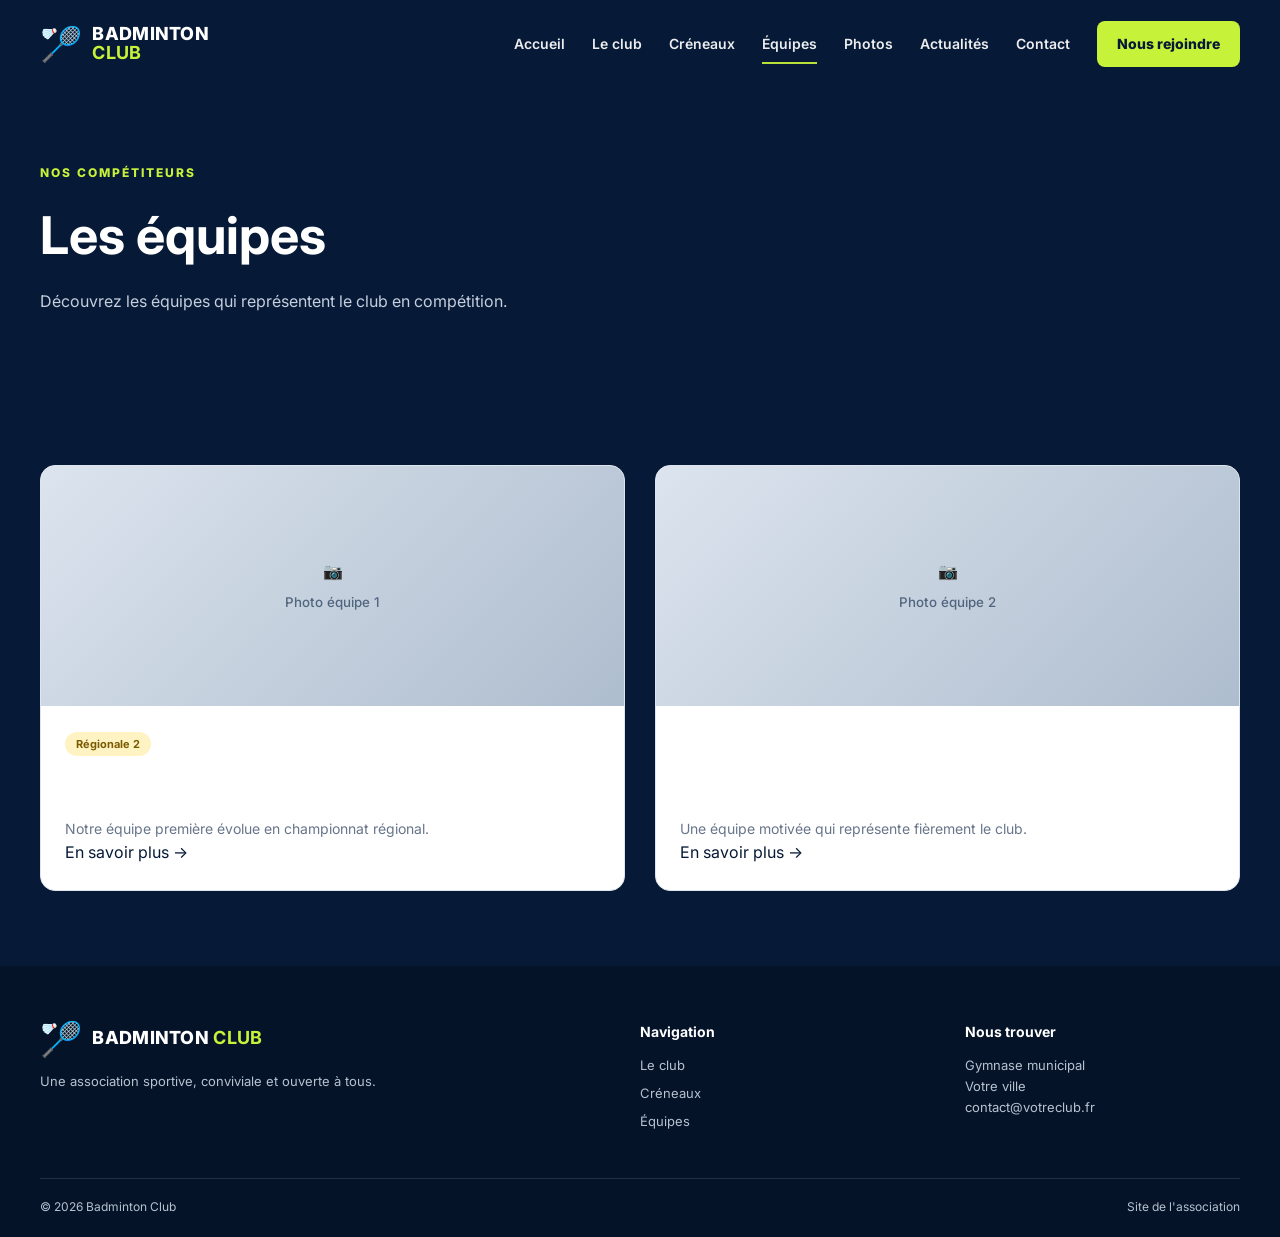
<file: equipes.html>
<!DOCTYPE html>
<html lang="fr"><head><meta charset="UTF-8"><meta name="viewport" content="width=device-width, initial-scale=1.0">
<title>Équipes — Badminton Club</title>
<link rel="preconnect" href="https://fonts.googleapis.com"><link rel="preconnect" href="https://fonts.gstatic.com" crossorigin>
<link href="https://fonts.googleapis.com/css2?family=Inter:wght@400;500;600;700;800&display=swap" rel="stylesheet">
<link rel="stylesheet" href="assets/css/style.css"></head><body>
<header class="site-header"><div class="container nav-wrap">
<a class="brand" href="index.html"><span class="brand-icon">🏸</span><span>BADMINTON<br><strong>CLUB</strong></span></a>
<button class="menu-toggle" aria-label="Ouvrir le menu" aria-expanded="false"><span></span><span></span><span></span></button>
<nav class="main-nav"><a class="" href="index.html">Accueil</a><a class="" href="club.html">Le club</a><a class="" href="creneaux.html">Créneaux</a><a class="active" href="equipes.html">Équipes</a><a class="" href="photos.html">Photos</a><a class="" href="actualites.html">Actualités</a><a class="" href="contact.html">Contact</a><a class="nav-cta" href="contact.html">Nous rejoindre</a></nav>
</div></header>
<main>
<section class="page-hero"><div class="container"><p class="eyebrow">NOS COMPÉTITEURS</p><h1>Les équipes</h1><p>Découvrez les équipes qui représentent le club en compétition.</p></div></section>
<section class="section section-light"><div class="container"><div class="cards-2">
<article class="team-card"><div class="team-photo image-placeholder"><div>📷<small>Photo équipe 1</small></div></div><div class="team-body"><span class="tag tag-green">Régionale 2</span><h2>Équipe 1</h2><p>Notre équipe première évolue en championnat régional.</p><a href="contact.html" class="text-link dark-link">En savoir plus →</a></div></article>
<article class="team-card"><div class="team-photo image-placeholder"><div>📷<small>Photo équipe 2</small></div></div><div class="team-body"><span class="tag">Départementale</span><h2>Équipe 2</h2><p>Une équipe motivée qui représente fièrement le club.</p><a href="contact.html" class="text-link dark-link">En savoir plus →</a></div></article>
</div></div></section></main>
<footer class="footer"><div class="container footer-grid">
<div><a class="brand footer-brand" href="index.html"><span class="brand-icon">🏸</span><span>BADMINTON <strong>CLUB</strong></span></a><p>Une association sportive, conviviale et ouverte à tous.</p></div>
<div><h3>Navigation</h3><a href="club.html">Le club</a><a href="creneaux.html">Créneaux</a><a href="equipes.html">Équipes</a></div>
<div><h3>Nous trouver</h3><p>Gymnase municipal<br>Votre ville</p><p>contact@votreclub.fr</p></div>
</div><div class="container footer-bottom"><span>© 2026 Badminton Club</span><span>Site de l'association</span></div></footer>
<script src="assets/js/main.js"></script></body></html>
</file>
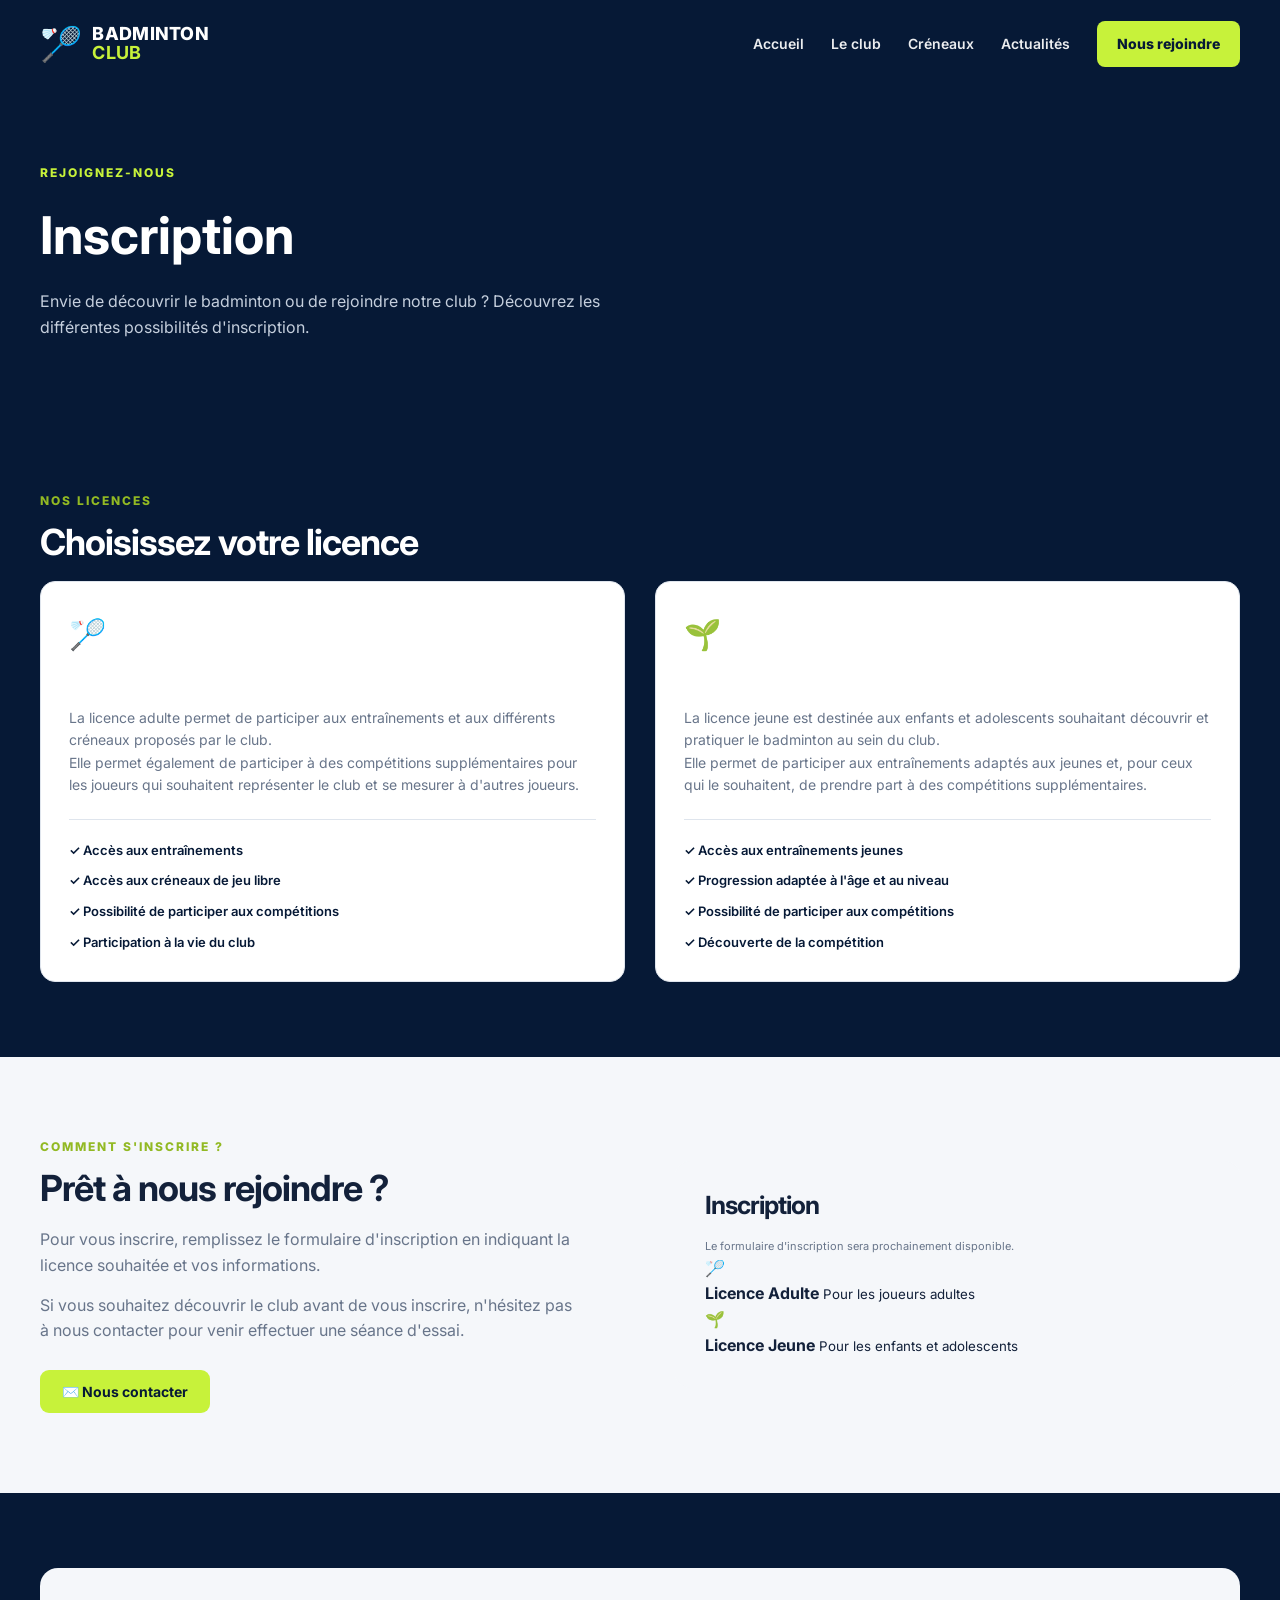
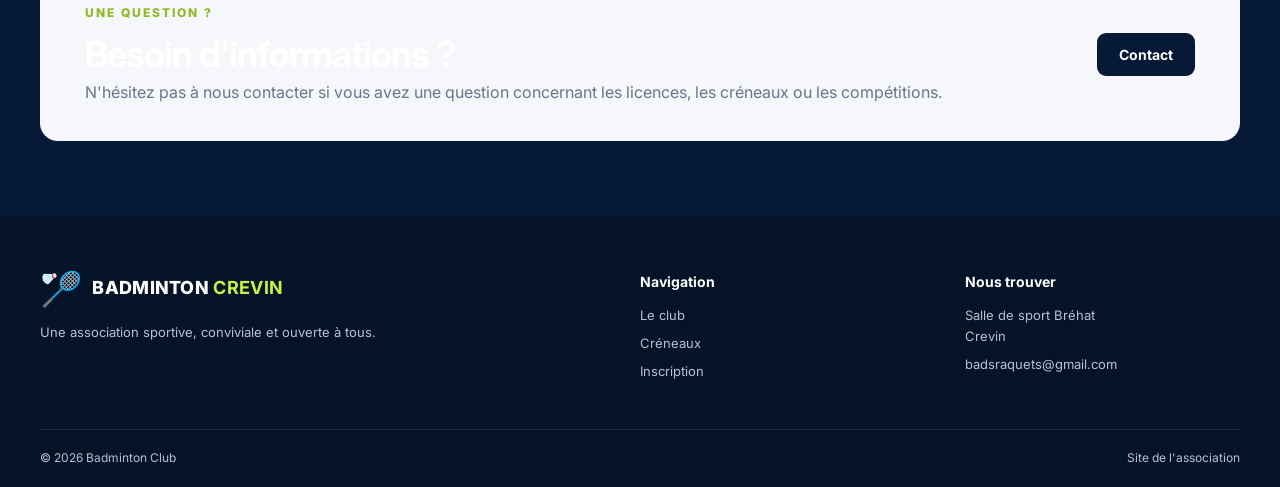
<file: inscription.html>
<!DOCTYPE html>
<html lang="fr">
<head>
  <meta charset="UTF-8">
  <meta name="viewport" content="width=device-width, initial-scale=1.0">

  <title>Inscription — Badminton Club</title>

  <link rel="preconnect" href="https://fonts.googleapis.com">
  <link rel="preconnect" href="https://fonts.gstatic.com" crossorigin>

  <link href="https://fonts.googleapis.com/css2?family=Inter:wght@400;500;600;700;800&display=swap" rel="stylesheet">

  <link rel="stylesheet" href="assets/css/style.css">
</head>

<body>

<header class="site-header">
  <div class="container nav-wrap">

    <a class="brand" href="index.html">
      <span class="brand-icon">🏸</span>
      <span>BADMINTON<br><strong>CLUB</strong></span>
    </a>

    <button class="menu-toggle" aria-label="Ouvrir le menu" aria-expanded="false">
      <span></span>
      <span></span>
      <span></span>
    </button>

    <nav class="main-nav">
      <a href="index.html">Accueil</a>
      <a href="club.html">Le club</a>
      <a href="creneaux.html">Créneaux</a>
      <a href="actualites.html">Actualités</a>
      <!-- <a href="equipes.html">Équipes</a>
      <a href="photos.html">Photos</a>
      <a href="contact.html">Contact</a> -->
      <a class="nav-cta" href="inscription.html">Nous rejoindre</a>
    </nav>
  </div>
</header>


<main>

  <!-- INTRODUCTION -->

  <section class="page-hero">
    <div class="container">

      <p class="eyebrow">REJOIGNEZ-NOUS</p>

      <h1>Inscription</h1>

      <p>
        Envie de découvrir le badminton ou de rejoindre notre club ?
        Découvrez les différentes possibilités d'inscription.
      </p>

    </div>
  </section>


  <!-- PRESENTATION -->

  <section class="section section-light">

    <div class="container">

      <div class="section-heading">
        <div>
          <p class="eyebrow dark">NOS LICENCES</p>

          <h2>Choisissez votre licence</h2>
        </div>
      </div>


      <div class="cards-2">

        <!-- LICENCE ADULTE -->

        <article class="info-card">

          <span>🏸</span>

          <h3>Licence Adulte</h3>

          <p>
            La licence adulte permet de participer aux entraînements
            et aux différents créneaux proposés par le club.
          </p>

          <p>
            Elle permet également de participer à des compétitions
            supplémentaires pour les joueurs qui souhaitent représenter
            le club et se mesurer à d'autres joueurs.
          </p>

          <ul class="inscription-list">
            <li>✓ Accès aux entraînements</li>
            <li>✓ Accès aux créneaux de jeu libre</li>
            <li>✓ Possibilité de participer aux compétitions</li>
            <li>✓ Participation à la vie du club</li>
          </ul>

        </article>


        <!-- LICENCE JEUNE -->

        <article class="info-card">

          <span>🌱</span>

          <h3>Licence Jeune</h3>

          <p>
            La licence jeune est destinée aux enfants et adolescents
            souhaitant découvrir et pratiquer le badminton au sein du club.
          </p>

          <p>
            Elle permet de participer aux entraînements adaptés aux jeunes
            et, pour ceux qui le souhaitent, de prendre part à des
            compétitions supplémentaires.
          </p>

          <ul class="inscription-list">
            <li>✓ Accès aux entraînements jeunes</li>
            <li>✓ Progression adaptée à l'âge et au niveau</li>
            <li>✓ Possibilité de participer aux compétitions</li>
            <li>✓ Découverte de la compétition</li>
          </ul>

        </article>

      </div>

    </div>

  </section>


  <!-- COMMENT S'INSCRIRE -->

  <section class="section soft-bg">

    <div class="container">

      <div class="split">

        <div class="split-copy">

          <p class="eyebrow dark">COMMENT S'INSCRIRE ?</p>

          <h2>Prêt à nous rejoindre ?</h2>

          <p>
            Pour vous inscrire, remplissez le formulaire d'inscription
            en indiquant la licence souhaitée et vos informations.
          </p>

          <p>
            Si vous souhaitez découvrir le club avant de vous inscrire,
            n'hésitez pas à nous contacter pour venir effectuer une
            séance d'essai.
          </p>

          <a class="btn btn-primary" href="contact.html">
            ✉️ Nous contacter
          </a>

        </div>


        <div class="form-card">

          <h2>Inscription</h2>

          <p class="form-help inscription-intro">
            Le formulaire d'inscription sera prochainement disponible.
          </p>

          <div class="inscription-choice">

            <a href="#" class="license-choice">
              <span>🏸</span>

              <div>
                <strong>Licence Adulte</strong>
                <small>Pour les joueurs adultes</small>
              </div>
            </a>


            <a href="#" class="license-choice">
              <span>🌱</span>

              <div>
                <strong>Licence Jeune</strong>
                <small>Pour les enfants et adolescents</small>
              </div>
            </a>

          </div>

        </div>

      </div>

    </div>

  </section>


  <!-- INFORMATIONS -->

  <section class="section section-light">

    <div class="container">

      <div class="cta-banner">

        <div>

          <p class="eyebrow dark">UNE QUESTION ?</p>

          <h2>Besoin d'informations ?</h2>

          <p>
            N'hésitez pas à nous contacter si vous avez une question
            concernant les licences, les créneaux ou les compétitions.
          </p>

        </div>

        <a class="btn btn-dark" href="contact.html">
          Contact
        </a>

      </div>

    </div>

  </section>

</main>


<footer class="footer">
  <div class="container footer-grid">
    <div><a class="brand footer-brand" href="index.html"><span class="brand-icon">🏸</span><span>BADMINTON <strong>CREVIN</strong></span></a><p>Une association sportive, conviviale et ouverte à tous.</p></div>
    <div><h3>Navigation</h3><a href="club.html">Le club</a><a href="creneaux.html">Créneaux</a><a href="inscription.html">Inscription</a></div>
    <div><h3>Nous trouver</h3><p>Salle de sport Bréhat<br>Crevin</p><a href="mailto:badsraquets@gmail.com">badsraquets@gmail.com</a></div>
  </div>
  <div class="container footer-bottom"><span>© 2026 Badminton Club</span><span>Site de l'association</span></div>
</footer>


<script src="assets/js/main.js"></script>

</body>
</html>
</file>
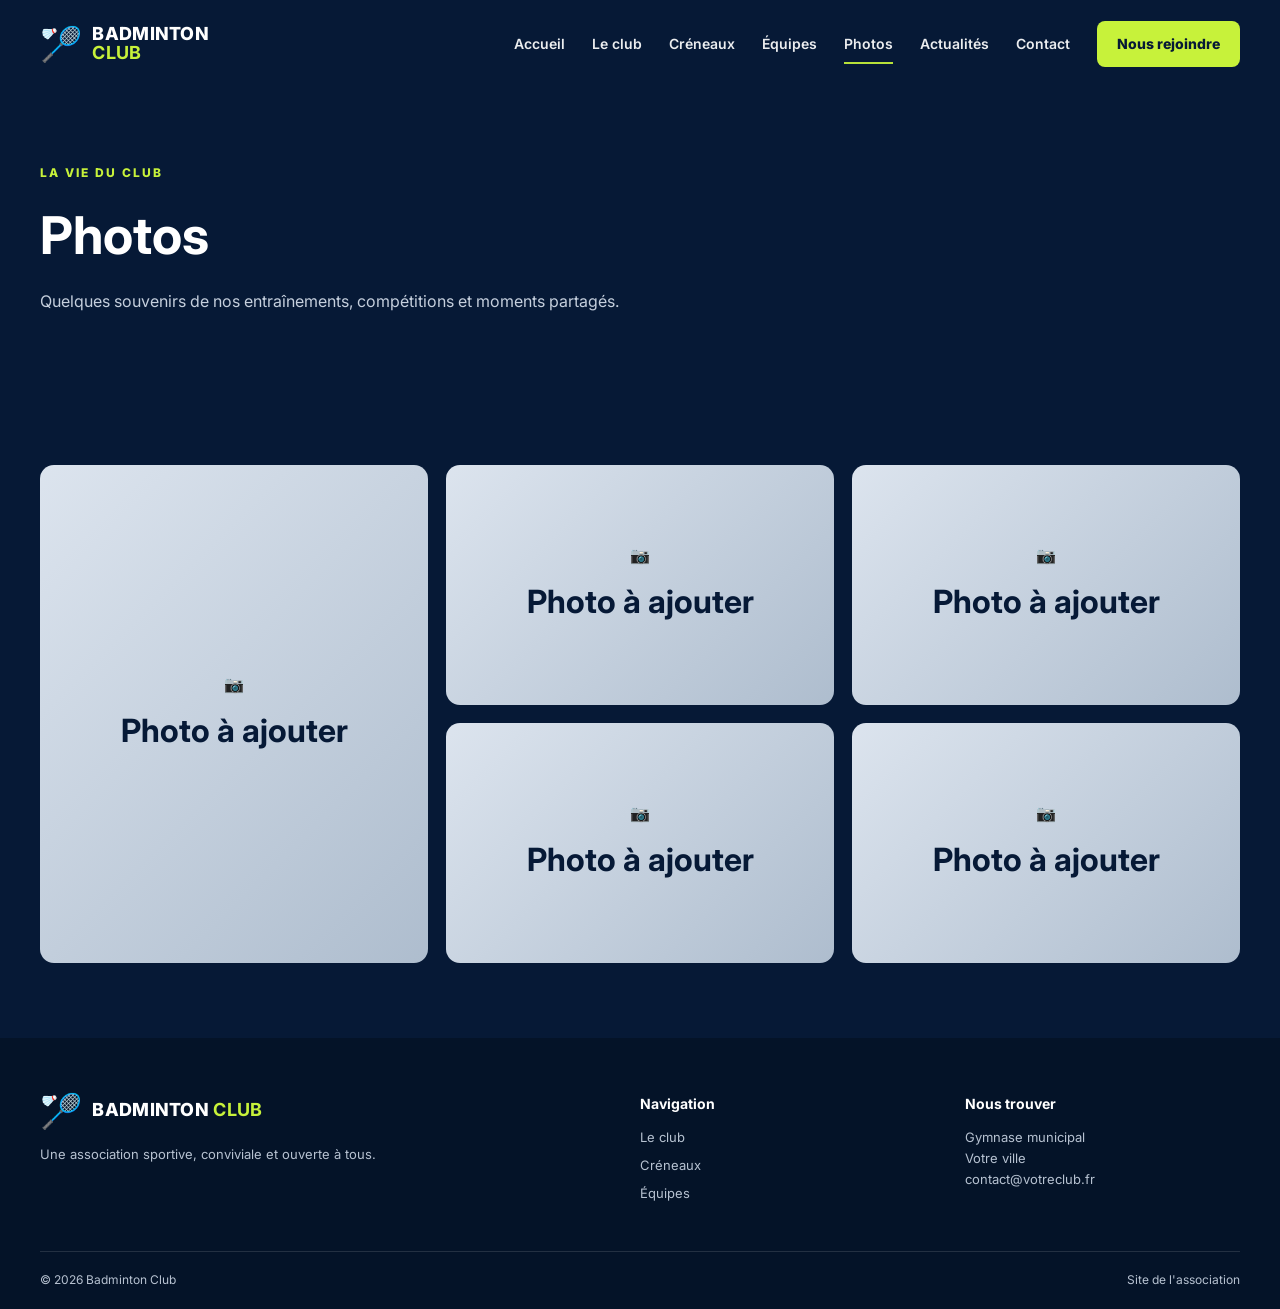
<file: photos.html>
<!DOCTYPE html>
<html lang="fr"><head><meta charset="UTF-8"><meta name="viewport" content="width=device-width, initial-scale=1.0">
<title>Photos — Badminton Club</title>
<link rel="preconnect" href="https://fonts.googleapis.com"><link rel="preconnect" href="https://fonts.gstatic.com" crossorigin>
<link href="https://fonts.googleapis.com/css2?family=Inter:wght@400;500;600;700;800&display=swap" rel="stylesheet">
<link rel="stylesheet" href="assets/css/style.css"></head><body>
<header class="site-header"><div class="container nav-wrap">
<a class="brand" href="index.html"><span class="brand-icon">🏸</span><span>BADMINTON<br><strong>CLUB</strong></span></a>
<button class="menu-toggle" aria-label="Ouvrir le menu" aria-expanded="false"><span></span><span></span><span></span></button>
<nav class="main-nav"><a class="" href="index.html">Accueil</a><a class="" href="club.html">Le club</a><a class="" href="creneaux.html">Créneaux</a><a class="" href="equipes.html">Équipes</a><a class="active" href="photos.html">Photos</a><a class="" href="actualites.html">Actualités</a><a class="" href="contact.html">Contact</a><a class="nav-cta" href="contact.html">Nous rejoindre</a></nav>
</div></header>
<main>
<section class="page-hero"><div class="container"><p class="eyebrow">LA VIE DU CLUB</p><h1>Photos</h1><p>Quelques souvenirs de nos entraînements, compétitions et moments partagés.</p></div></section>
<section class="section section-light"><div class="container gallery">
<div class="gallery-item large"><div class="image-placeholder"><div>📷<span>Photo à ajouter</span></div></div></div>
<div class="gallery-item"><div class="image-placeholder"><div>📷<span>Photo à ajouter</span></div></div></div>
<div class="gallery-item"><div class="image-placeholder"><div>📷<span>Photo à ajouter</span></div></div></div>
<div class="gallery-item"><div class="image-placeholder"><div>📷<span>Photo à ajouter</span></div></div></div>
<div class="gallery-item"><div class="image-placeholder"><div>📷<span>Photo à ajouter</span></div></div></div>
</div></section></main>
<footer class="footer"><div class="container footer-grid">
<div><a class="brand footer-brand" href="index.html"><span class="brand-icon">🏸</span><span>BADMINTON <strong>CLUB</strong></span></a><p>Une association sportive, conviviale et ouverte à tous.</p></div>
<div><h3>Navigation</h3><a href="club.html">Le club</a><a href="creneaux.html">Créneaux</a><a href="equipes.html">Équipes</a></div>
<div><h3>Nous trouver</h3><p>Gymnase municipal<br>Votre ville</p><p>contact@votreclub.fr</p></div>
</div><div class="container footer-bottom"><span>© 2026 Badminton Club</span><span>Site de l'association</span></div></footer>
<script src="assets/js/main.js"></script></body></html>
</file>
<file: assets/css/style.css>
/* =========================================================
   VARIABLES
   ========================================================= */

:root {
    --navy: #061936;
    --navy-2: #0b2348;

    --lime: #c7f23a;
    --lime-dark: #a9d71f;

    --white: #ffffff;
    --text: #13213a;
    --muted: #68758a;
    --light: #f5f7fa;
    --border: #dfe5ed;

    --radius: 16px;
    --shadow: 0 12px 35px rgba(6, 25, 54, 0.10);

    /* Largeur maximale du contenu */
    --max: 1200px;
}


/* =========================================================
   RESET
   ========================================================= */

* {
    box-sizing: border-box;
    margin: 0;
    padding: 0;
}

html {
    scroll-behavior: smooth;
}

body {
    font-family: Inter, Arial, sans-serif;
    color: var(--text);
    line-height: 1.6;
    background: var(--white);
}

a {
    text-decoration: none;
    color: inherit;
}

img {
    max-width: 100%;
    display: block;
}


/* =========================================================
   CONTENEUR
   ========================================================= */

.container {
    width: min(var(--max), calc(100% - 40px));
    margin: 0 auto;
}


/* =========================================================
   HEADER / NAVIGATION
   ========================================================= */

.site-header {
    height: 88px;
    background: var(--navy);
    color: #fff;
    position: relative;
    z-index: 100;
}

.nav-wrap {
    height: 100%;
    display: flex;
    align-items: center;
    justify-content: space-between;
}

.brand {
    display: flex;
    align-items: center;
    gap: 10px;

    font-weight: 800;
    line-height: 1.05;
    font-size: 18px;
    letter-spacing: 0.3px;
}

.brand strong,
.brand span:last-child strong {
    color: var(--lime);
}

.brand-icon {
    font-size: 34px;
}

.main-nav {
    display: flex;
    align-items: center;
    gap: 27px;

    font-size: 14px;
    font-weight: 600;
}

.main-nav > a:not(.nav-cta) {
    opacity: 0.92;
    position: relative;
    padding: 32px 0;
}

.main-nav > a:not(.nav-cta)::after {
    content: "";

    height: 2px;

    background: var(--lime);

    position: absolute;
    left: 0;
    right: 0;
    bottom: 23px;

    transform: scaleX(0);
    transition: 0.2s;
}

.main-nav > a.active::after,
.main-nav > a:hover::after {
    transform: scaleX(1);
}

.nav-cta {
    background: var(--lime);
    color: var(--navy);

    padding: 12px 20px;

    border-radius: 8px;

    font-weight: 800;
}

.menu-toggle {
    display: none;

    background: none;
    border: 0;

    color: #fff;

    width: 42px;

    cursor: pointer;
}

.menu-toggle span {
    display: block;

    height: 2px;

    background: #fff;

    margin: 6px 0;

    border-radius: 2px;
}


/* =========================================================
   BOUTONS
   ========================================================= */

.btn {
    display: inline-flex;
    align-items: center;
    justify-content: center;
    gap: 8px;

    border: 0;
    border-radius: 9px;

    padding: 13px 22px;

    font: 700 14px Inter, Arial, sans-serif;

    cursor: pointer;

    transition: 0.2s;
}

.btn-primary {
    background: var(--lime);
    color: var(--navy);
}

.btn-primary:hover {
    background: var(--lime-dark);
    transform: translateY(-2px);
}

.btn-outline {
    border: 1px solid rgba(255, 255, 255, 0.75);
    color: #fff;
}

.btn-outline:hover {
    background: #fff;
    color: var(--navy);
}

.btn-dark {
    background: var(--navy);
    color: #fff;
}

.btn-dark:hover {
    transform: translateY(-2px);
}


/* Bouton inscription accueil */

.inscription-btn {
    padding: 17px 35px;
    font-size: 16px;
    gap: 20px;
}

.renouvellement {
    display: flex;
    justify-content: center;
    width: 70%;
    margin: 0 auto
}

.inscription-icon {
    font-size: 22px;
}


.club-title-container {
    background-color: var(--navy);
    width: 100%;
}

.club-title {
    text-align: center;
    margin: 0;
    padding: 15px;
    color: white;
}

.grand_h2 {
    font-size: 50px;
}

.grand_h2_green {
    font-size: 50px;
    color : var(--lime);
}
/* =========================================================
   HERO ACCUEIL
   ========================================================= */

.hero { min-height: 490px; 
    background: linear-gradient( 
        90deg, 
        rgba(6, 25, 54, 0.98) 0%, 
        rgba(6, 25, 54, 0.84) 45%,
        rgba(6, 25, 54, 0.25) 100% ), 
     
     url("../images/salle_pc.png") center / cover; 
     
     position: relative; 
     
     color: #fff; 
}

.hero-content {
    min-height: 490px;

    display: flex;
    align-items: center;
}

.hero-copy {
    max-width: none;
}

.eyebrow {
    font-size: 12px;
    font-weight: 800;
    letter-spacing: 2px;

    color: var(--lime);

    margin-bottom: 12px;
}

.eyebrow.dark {
    color: #92b923;
}



.hero-text {
    font-size: 17px;

    max-width: 560px;

    color: #eef3fb;

    margin-bottom: 28px;
}

.hero-actions {
    display: flex;
    gap: 14px;
    flex-wrap: wrap;
}


/* =========================================================
   BANDEAU POINTS FORTS
   ========================================================= */

.feature-strip {
    background: #fff;

    padding: 20px 0;

    box-shadow: 0 6px 25px rgba(0, 0, 0, 0.05);

    position: relative;
    z-index: 2;
}

.feature-grid {
    display: grid;
    grid-template-columns: repeat(3, 1fr);

    gap: 22px;
}

.feature-card {
    display: flex;
    align-items: center;

    gap: 16px;

    padding: 14px 20px;

    border: 1px solid var(--border);
    border-radius: 13px;
}

.feature-icon {
    display: grid;
    place-items: center;

    flex: 0 0 48px;

    width: 48px;
    height: 48px;

    background: var(--navy);

    border-radius: 50%;

    color: #fff;

    font-size: 22px;
}

.feature-card h3 {
    font-size: 15px;
}

.feature-card p {
    font-size: 12px;
    color: var(--muted);
}

/* =========================================================
   SECTIONS
   ========================================================= */

.section {
    padding: 80px 0;
}

.section-gray{
    background : hsl(280, 16%, 96%);
}
.section-light {
    background: var(--navy);

    color: #fff;

    padding: 75px 0;
}

.soft-bg {
    background: var(--light);
}


/* =========================================================
   BLOCS 2 COLONNES
   ========================================================= */

.split {
    display: grid;

    grid-template-columns: 1fr 1fr;

    gap: 70px;

    align-items: center;
}

.split-copy h2,
.section h2 {
    font-size: 36px;

    line-height: 1.15;

    letter-spacing: -1px;

    margin-bottom: 18px;
}

.split-copy > p:not(.eyebrow) {
    color: var(--muted);

    margin-bottom: 14px;

    max-width: 540px;
}

.split-copy .btn {
    margin-top: 12px;
}


/* =========================================================
   IMAGES
   ========================================================= */

.image-placeholder {
    min-height: 280px;

    background: linear-gradient(
        135deg,
        #dce4ee,
        #aebdce
    );

    border-radius: 14px;

    display: grid;
    place-items: center;

    color: var(--navy);

    overflow: hidden;
}

.image-placeholder > div {
    text-align: center;

    display: flex;
    flex-direction: column;

    gap: 7px;

    align-items: center;

    font-weight: 700;
}

.image-placeholder span {
    font-size: 32px;
}

.image-placeholder small {
    font-weight: 500;
    color: #52657e;
}

.tall {
    min-height: 390px;
}
/* =========================================================
   TABLEAU DES CRÉNEAUX
   ========================================================= */

.schedule-table {
    width: 100%;

    border: 1px solid var(--border);
    border-radius: 14px;

    overflow: hidden;

    background: #fff;
}


/* =========================================================
   LIGNES DU TABLEAU
   ========================================================= */

.schedule-row {
    display: grid;

    grid-template-columns: 1fr 1fr 1.3fr 1.8fr;

    align-items: center;

    gap: 20px;

    padding: 18px 22px;

    border-top: 1px solid var(--border);
}


/* En-tête */

.schedule-row.header {
    background: var(--navy);

    color: #fff;

    border-top: none;

    font-size: 13px;

    font-weight: 700;
}

.schedule-row.header > span {
    color: #fff;
}


/* Contenu */

.schedule-row > span {
    font-size: 14px;

    color: var(--muted);
}


/* =========================================================
   PUBLIC
   ========================================================= */

.public-badge {
    display: inline-flex;

    align-items: center;
    justify-content: center;

    width: fit-content;

    padding: 6px 13px;

    border-radius: 20px;

    font-size: 11px;

    font-weight: 800;

    white-space: nowrap;
}


/* Adultes = BLEU */

.badge-adultes {
    background: #4D9CE8;

    color: #173b70;
}


/* Jeunes = VERT */

.badge-jeunes {
    background: #edf8c9;

    color: #486300;
}


/* =========================================================
   TYPE DE CRÉNEAU
   ========================================================= */

.tag {
    display: inline-block;

    width: fit-content;

    padding: 5px 11px;

    border-radius: 20px;

    font-size: 11px;

    font-weight: 700;

    line-height: 1.3;
}


/* Entraînement = JAUNE */

.tag-green {
    background: #fff3c4;

    color: #7a5b00;
}



/* Tag jaune — Entraînement */
.tag-yellow {
    background: #fff3c4;
    color: #7a5b00;
}


/* Tag gris — Jeu libre */
.tag-gray {
    background: #e9edf2;
    color: #27384f;
}


/* =========================================================
   MOBILE
   ========================================================= */
@media (max-width: 760px) {

    .schedule-row {
        display: grid;

        grid-template-columns: 1fr;

        gap: 8px;

        padding: 16px;
    }

    .schedule-row.header {
        display: none;
    }

    .schedule-row > span {
        display: flex;

        justify-content: space-between;

        gap: 15px;

        font-size: 13px;
    }

    .schedule-row > span::before {
        content: attr(data-label);

        font-weight: 700;

        color: var(--navy);
    }

    .schedule-row strong {
        font-size: 13px;
    }

    .schedule-row .tag {
        font-size: 10px;

        padding: 4px 9px;
    }
}

/* =========================================================
   BLOC INFORMATION
   ========================================================= */

.notice {
    margin-top: 25px;

    padding: 20px;

    background: #f2f7df;

    border-left: 4px solid var(--lime-dark);

    border-radius: 8px;
}

.notice strong {
    font-size: 14px;
}

.notice p {
    color: #5d684b;

    font-size: 14px;

    margin-top: 4px;
}


/* =========================================================
   CTA
   ========================================================= */

.cta-banner {
    display: flex;

    justify-content: space-between;
    align-items: center;

    gap: 30px;

    background: var(--light);

    padding: 35px 45px;

    border-radius: 18px;
}

.cta-banner h2 {
    margin-bottom: 5px;
}

.cta-banner p:last-child {
    color: var(--muted);
}


/* =========================================================
   FOOTER
   ========================================================= */

.footer {
    background: #041328;

    color: #b7c2d1;

    padding: 55px 0 20px;
}

.footer-grid {
    display: grid;

    grid-template-columns: 2fr 1fr 1fr;

    gap: 50px;
}

.footer-brand {
    color: #fff;

    margin-bottom: 15px;
}

.footer h3 {
    font-size: 14px;

    color: #fff;

    margin-bottom: 12px;
}

.footer-grid a:not(.brand) {
    display: block;

    font-size: 13px;

    margin: 7px 0;
}

.footer p {
    font-size: 13px;
}

.footer-bottom {
    border-top: 1px solid rgba(255, 255, 255, 0.12);

    margin-top: 40px;

    padding-top: 18px;

    display: flex;

    justify-content: space-between;

    font-size: 12px;
}

/* 
/* =========================================================
   EN-TÊTE DES PAGES
   ========================================================= */

.page-hero {
    background: var(--navy);

    color: #fff;

    padding: 75px 0;
}

.page-hero h1 {
    font-size: 52px;

    margin-bottom: 12px;
}

.page-hero > div > p:last-child {
    color: #c5cfdd;

    max-width: 600px;
} */


/* =========================================================
   CARTES
   ========================================================= */

.cards-3 {
    display: grid;

    grid-template-columns: repeat(3, 1fr);

    gap: 22px;
}

.cards-2 {
    display: grid;

    grid-template-columns: repeat(2, minmax(0, 1fr));

    gap: 30px;

    width: 100%;
}

.info-card,
.news-card,
.team-card {
    background: #fff;

    border: 1px solid var(--border);

    border-radius: 15px;

    overflow: hidden;
}

.info-card {
    padding: 28px;
}

.info-card > span {
    font-size: 30px;
}

.info-card h3 {
    margin: 12px 0 7px;
}

.info-card p,
.news-body p,
.team-body p {
    color: var(--muted);

    font-size: 14px;
}


/* =========================================================
   LICENCES
   ========================================================= */

.license-card {
    position: relative;

    padding: 32px;

    min-width: 0;
}

.license-header {
    display: flex;

    justify-content: space-between;

    align-items: flex-start;

    gap: 20px;

    margin-bottom: 22px;

    padding-bottom: 20px;

    border-bottom: 1px solid var(--border);
}

.license-label {
    margin: 0 0 6px;

    font-size: 11px;

    font-weight: 800;

    letter-spacing: 1.5px;

    color: var(--lime-dark);
}

.license-card h3 {
    margin: 0;

    font-size: 28px;

    color: var(--navy);
}

.license-price {
    flex-shrink: 0;

    font-size: 25px;

    font-weight: 800;

    color: var(--navy);

    white-space: nowrap;
}

.license-card > p {
    color: var(--muted);

    font-size: 14px;

    line-height: 1.6;

    margin-bottom: 14px;
}

.inscription-list {
    list-style: none;

    padding: 0;

    margin: 22px 0 0;

    padding-top: 20px;

    border-top: 1px solid var(--border);

    display: grid;

    gap: 10px;
}

.inscription-list li {
    color: var(--navy);

    font-size: 13px;

    font-weight: 600;
}

/* =========================================================
   PHOTO QUI SOMME NOUS ?
   ========================================================= */

.photo-club {
    overflow: hidden;
}

.photo-club img {
    width: 100%;
    height: 100%;
    object-fit: cover;
    object-position: center;
    display: block;

    transform: scale(1.03);
}

/* =========================================================
   ÉQUIPES
   ========================================================= */

.team-photo {
    border-radius: 0;

    min-height: 240px;
}

.team-body {
    padding: 24px;
}

.team-body h2 {
    margin: 12px 0 8px;
}

.dark-link {
    color: var(--navy);
}


/* =========================================================
   GALERIE
   ========================================================= */

.gallery {
    display: grid;

    grid-template-columns: repeat(3, 1fr);

    gap: 18px;
}

.gallery-item {
    min-height: 240px;
}

.gallery-item.large {
    grid-row: span 2;

    min-height: 498px;
}

.gallery-item .image-placeholder {
    height: 100%;

    min-height: 240px;
}


/* =========================================================
   ACTUALITÉS
   ========================================================= */

.news-image {
    min-height: 190px;

    border-radius: 0;
}

.news-body {
    padding: 22px;
}

.news-body h2 {
    font-size: 20px;

    margin: 8px 0;
}

.date {
    font-size: 10px;

    font-weight: 800;

    letter-spacing: 1.2px;

    color: #8ca51d;
}


/* =========================================================
   RÉSEAUX SOCIAUX
   ========================================================= */

.social-page {
    max-width: 850px;

    margin: 0 auto;

    text-align: center;
}

.social-page h2 {
    margin-bottom: 12px;
}

.social-intro {
    color: var(--muted);

    max-width: 600px;

    margin: 0 auto 35px;

    line-height: 1.6;
}

.social-links {
    display: grid;

    gap: 18px;

    text-align: left;
}

.social-card {
    display: flex;

    align-items: center;

    gap: 18px;

    padding: 22px 25px;

    background: #fff;

    border: 1px solid var(--border);

    border-radius: 14px;

    box-shadow: 0 5px 20px rgba(0, 0, 0, 0.04);

    transition: 0.2s;
}

.social-card:hover {
    transform: translateY(-3px);

    box-shadow: var(--shadow);

    border-color: var(--lime-dark);
}

.social-icon {
    width: 55px;
    height: 55px;

    flex: 0 0 55px;

    display: grid;

    place-items: center;

    border-radius: 14px;

    color: #fff;

    font-size: 28px;

    font-weight: 800;
}

.facebook-icon {
    background: #1877f2;

    font-family: Arial, sans-serif;
}

.instagram-icon {
    background: linear-gradient(
        135deg,
        #833ab4,
        #fd1d1d,
        #fcb045
    );

    font-size: 34px;
}

.social-content {
    flex: 1;
}

.social-content strong {
    display: block;

    color: var(--navy);

    font-size: 17px;

    margin-bottom: 4px;
}

.social-content span {
    display: block;

    color: var(--muted);

    font-size: 13px;
}

.social-arrow {
    color: var(--navy);

    font-size: 22px;

    font-weight: 700;

    transition: 0.2s;
}

.social-card:hover .social-arrow {
    transform: translateX(5px);
}


/* =========================================================
   CONTACT
   ========================================================= */

.contact-grid {
    display: grid;

    grid-template-columns: 1fr 1fr;

    gap: 70px;
}

.contact-list {
    margin-top: 30px;

    display: grid;

    gap: 18px;
}

.contact-list > div {
    display: flex;

    gap: 14px;
}

.contact-list span {
    font-size: 22px;
}

.contact-list strong {
    font-size: 14px;
}

.contact-list p {
    font-size: 13px;

    color: var(--muted);
}


/* =========================================================
   FORMULAIRE
   ========================================================= */

.form-card {
    background: var(--light);

    border-radius: 16px;

    padding: 30px;
}

.form-card h2 {
    font-size: 25px;
}

.form-card form {
    display: grid;

    gap: 16px;
}

.form-card label {
    display: grid;

    gap: 6px;

    font-size: 13px;

    font-weight: 700;
}

.form-card input,
.form-card textarea {
    font: 14px Inter, Arial, sans-serif;

    padding: 12px 14px;

    border: 1px solid var(--border);

    border-radius: 8px;

    background: #fff;

    outline: none;
}

.form-card input:focus,
.form-card textarea:focus {
    border-color: #9ebf2c;
}

.form-help {
    font-size: 11px;

    color: var(--muted);
}


/* =========================================================
   TABLETTE
   ========================================================= */

@media (max-width: 900px) {

    .main-nav {
        gap: 15px;
    }

    .main-nav > a:not(.nav-cta) {
        font-size: 12px;
    }

    .schedule-home-grid {
        grid-template-columns: repeat(2, 1fr);
    }

    .feature-grid {
        grid-template-columns: 1fr;
    }

    .split {
        gap: 35px;
    }

    .footer-grid {
        grid-template-columns: 1.5fr 1fr 1fr;
    }
}


/* =========================================================
   MOBILE
   ========================================================= */

@media (max-width: 760px) {

    .container {
        width: calc(100% - 28px);
    }

    .site-header {
        height: 72px;
    }

    .brand {
        font-size: 15px;
    }

    .brand-icon {
        font-size: 28px;
    }

    /* Menu */

    .menu-toggle {
        display: block;
    }

    .main-nav {
        position: absolute;

        left: 0;
        right: 0;

        top: 72px;

        background: var(--navy);

        display: none;

        flex-direction: column;

        align-items: stretch;

        padding: 12px 20px 22px;

        box-shadow: 0 15px 25px rgba(0, 0, 0, 0.2);

        gap: 0;
    }

    .main-nav.open {
        display: flex;
    }

    .main-nav > a:not(.nav-cta) {
        padding: 13px 5px;
    }

    .main-nav > a:not(.nav-cta)::after {
        display: none;
    }

    .nav-cta {
        text-align: center;

        margin-top: 8px;
    }


    /* Hero */

    
    .hero-content {
        min-height: 570px;
    }

    .hero {
        background-repeat: no-repeat;
        background:
            linear-gradient(
                rgba(6, 25, 54, 0.85) 0%,
                rgba(6, 25, 54, 0.55) 35%,
                rgba(6, 25, 54, 0.15) 70%,
                rgba(6, 25, 54, 0) 100%
            ),
            url("../images/salle_tel.png") center / cover;
    }

    .hero-copy {
        padding: 45px 0;
    }

    .hero h1 {
        font-size: 46px;
    }

    .hero-text {
        font-size: 15px;
    }


    /* Points forts */

    .feature-strip {
        padding: 15px 0;
    }

    .feature-grid {
        gap: 10px;
    }

    .feature-card {
        padding: 12px 15px;
    }

    .feature-card p {
        font-size: 11px;
    }


    /* Sections */

    .section {
        padding: 58px 0;
    }

    .split,
    .cards-2,
    .contact-grid {
        grid-template-columns: 1fr;
    }

    .split {
        gap: 30px;
    }

    .split .image-placeholder {
        order: -1;

        min-height: 250px;
    }

    .section h2 {
        font-size: 30px;
    }

    .page-hero {
        padding: 55px 0;
    }

    .page-hero h1 {
        font-size: 43px;
    }


    /* Créneaux */

    .schedule-home-grid {
        grid-template-columns: 1fr;
    }

    .section-heading {
        align-items: start;

        gap: 15px;

        flex-direction: column;
    }


    /* CTA */

    .cta-banner {
        align-items: start;

        flex-direction: column;

        padding: 28px;
    }


    /* Footer */

    .footer-grid {
        grid-template-columns: 1fr 1fr;

        gap: 30px;
    }

    .footer-grid > div:first-child {
        grid-column: 1 / -1;
    }

    .footer-bottom {
        gap: 10px;

        flex-direction: column;
    }


    /* Tableaux */

    .schedule-table {
        border-radius: 10px;
    }

 @media (max-width: 760px) {

    .schedule-row {
        display: grid;

        grid-template-columns: 1fr;

        gap: 8px;

        padding: 16px;
    }

    .schedule-row.header {
        display: none;
    }

    .schedule-row > span {
        display: flex;

        justify-content: space-between;

        gap: 15px;

        font-size: 13px;
    }

    .schedule-row > span::before {
        content: attr(data-label);

        font-weight: 700;

        color: var(--navy);
    }

    .schedule-row strong {
        font-size: 13px;
    }

    .schedule-row .tag {
        font-size: 10px;

        padding: 4px 9px;
    }
}

    /* Cartes */

    .cards-3,
    .gallery {
        grid-template-columns: 1fr;
    }

    .gallery-item,
    .gallery-item.large {
        grid-row: auto;

        min-height: 250px;
    }

    .gallery-item .image-placeholder {
        min-height: 250px;
    }


    /* Licences */

    .license-card {
        padding: 24px;
    }

    .license-header {
        gap: 15px;
    }

    .license-card h3 {
        font-size: 23px;
    }

    .license-price {
        font-size: 21px;
    }


    /* Réseaux sociaux */

    .social-card {
        padding: 18px;

        gap: 14px;
    }

    .social-icon {
        width: 48px;
        height: 48px;

        flex-basis: 48px;

        font-size: 24px;
    }

    .instagram-icon {
        font-size: 30px;
    }

    .social-content strong {
        font-size: 15px;
    }

    .social-content span {
        font-size: 12px;
    }

    .social-arrow {
        font-size: 18px;
    }
}


/* =========================================================
   PETITS TÉLÉPHONES
   ========================================================= */

@media (max-width: 420px) {

    .hero h1 {
        font-size: 39px;
    }

    .hero-actions {
        flex-direction: column;

        align-items: stretch;
    }

    .btn {
        width: 100%;
    }

    .footer-grid {
        grid-template-columns: 1fr;
    }

    .footer-grid > div:first-child {
        grid-column: auto;
    }

    .schedule-row {
        grid-template-columns: 1fr;
    }

    .schedule-row > span {
        display: block;
    }

    .form-card {
        padding: 22px;
    }

    .license-header {
        align-items: flex-start;
    }

    .license-price {
        font-size: 19px;
    }
}

/* =========================================================
   LICENCES - CORRECTION LARGEUR
   ========================================================= */

.license-cards-container {
    width: min(1200px, calc(100% - 40px)) !important;
    max-width: 1200px !important;
    margin: 0 auto !important;
}

.license-cards-container .cards-2 {
    display: grid !important;
    grid-template-columns: repeat(2, minmax(0, 1fr)) !important;
    width: 100% !important;
    gap: 30px !important;
}

.license-cards-container .license-card {
    width: 100% !important;
    min-width: 0 !important;
}


/* MOBILE */

@media (max-width: 760px) {

    .license-cards-container {
        width: calc(100% - 28px) !important;
    }

    .license-cards-container .cards-2 {
        grid-template-columns: 1fr !important;
    }

}
</file>
